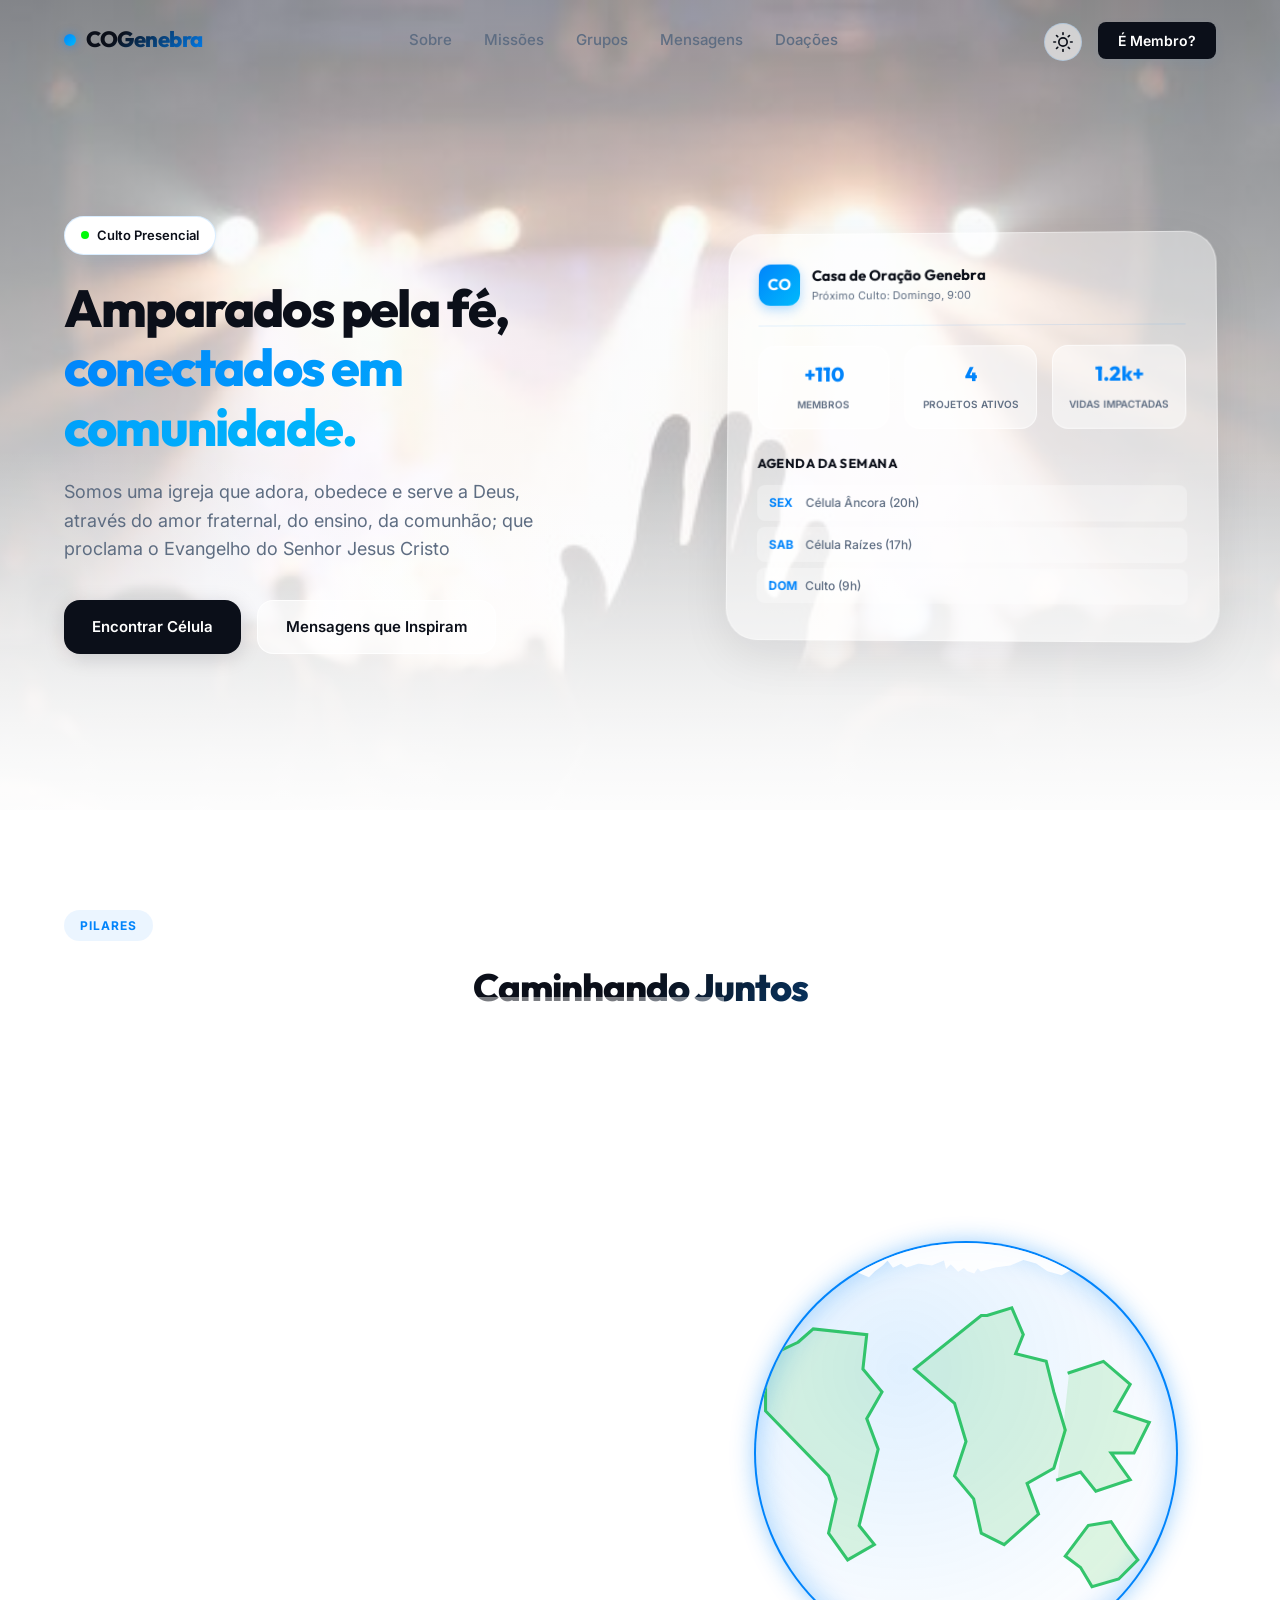
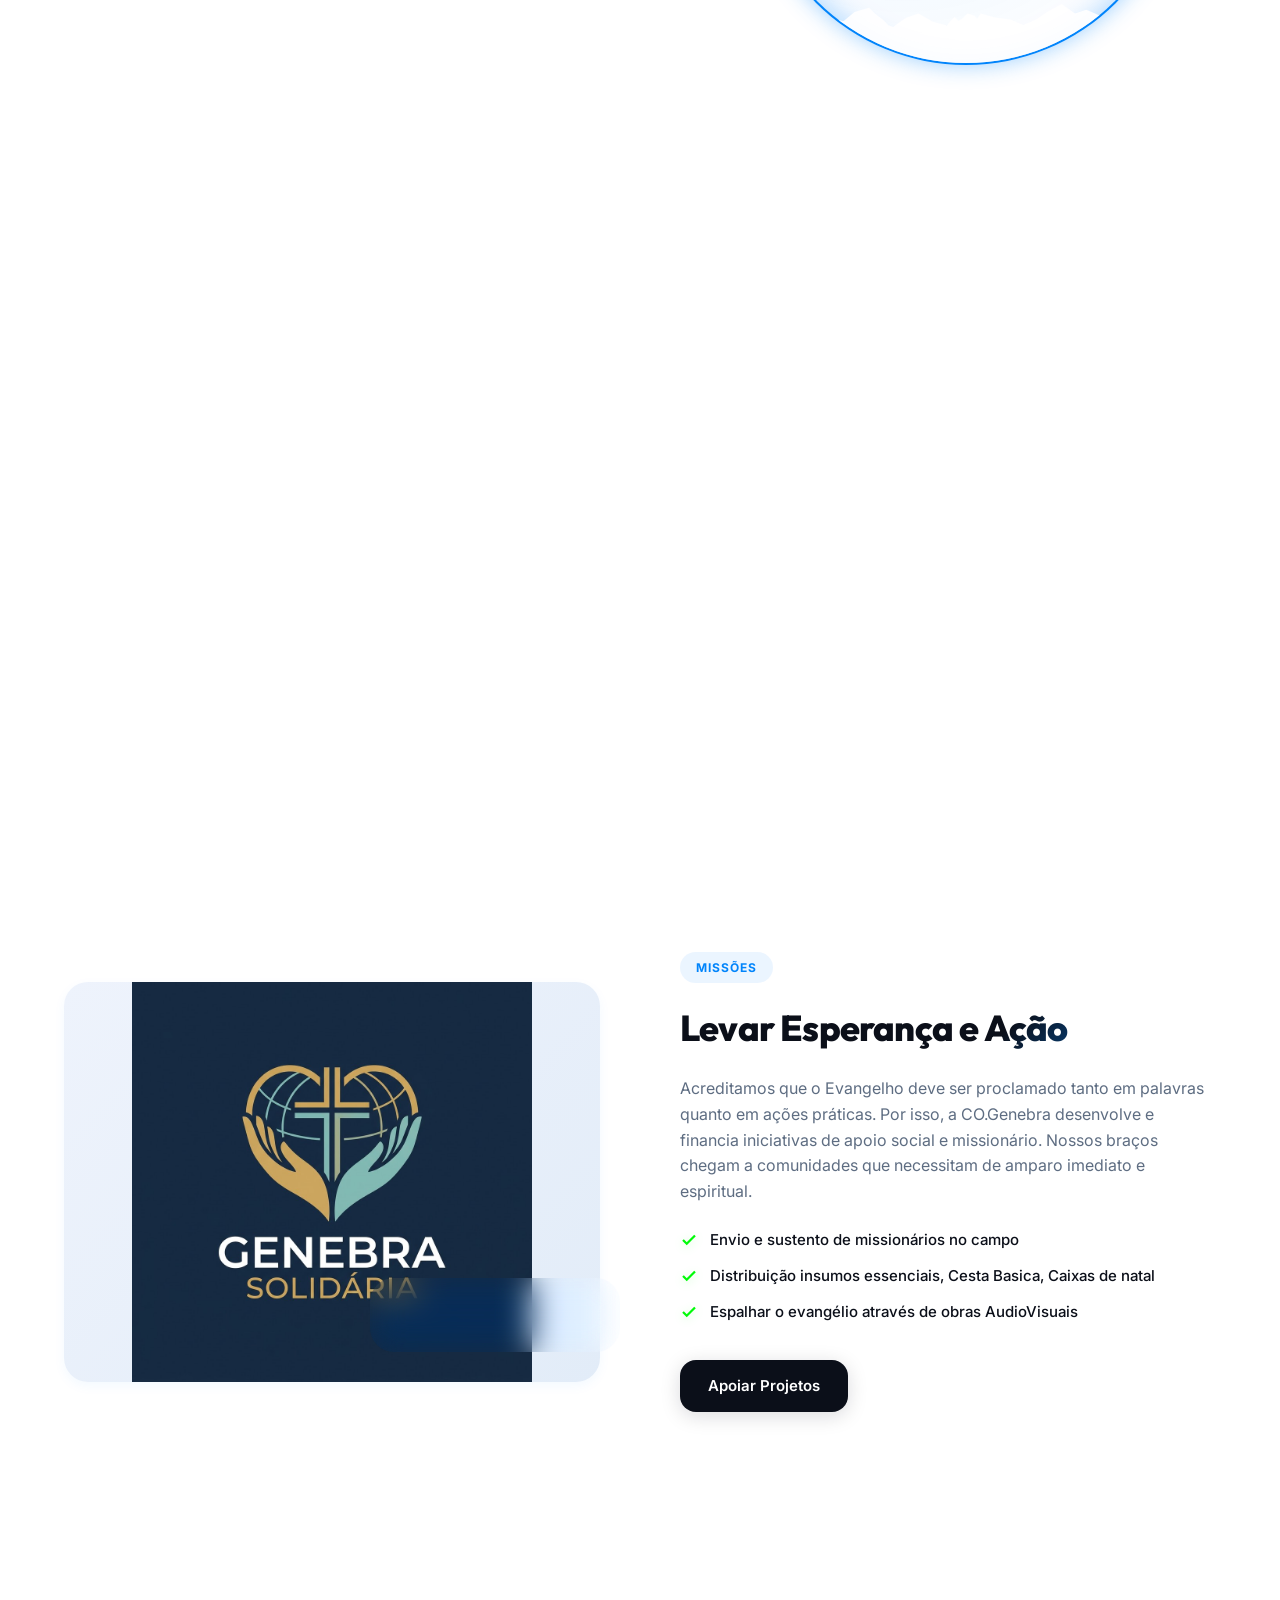
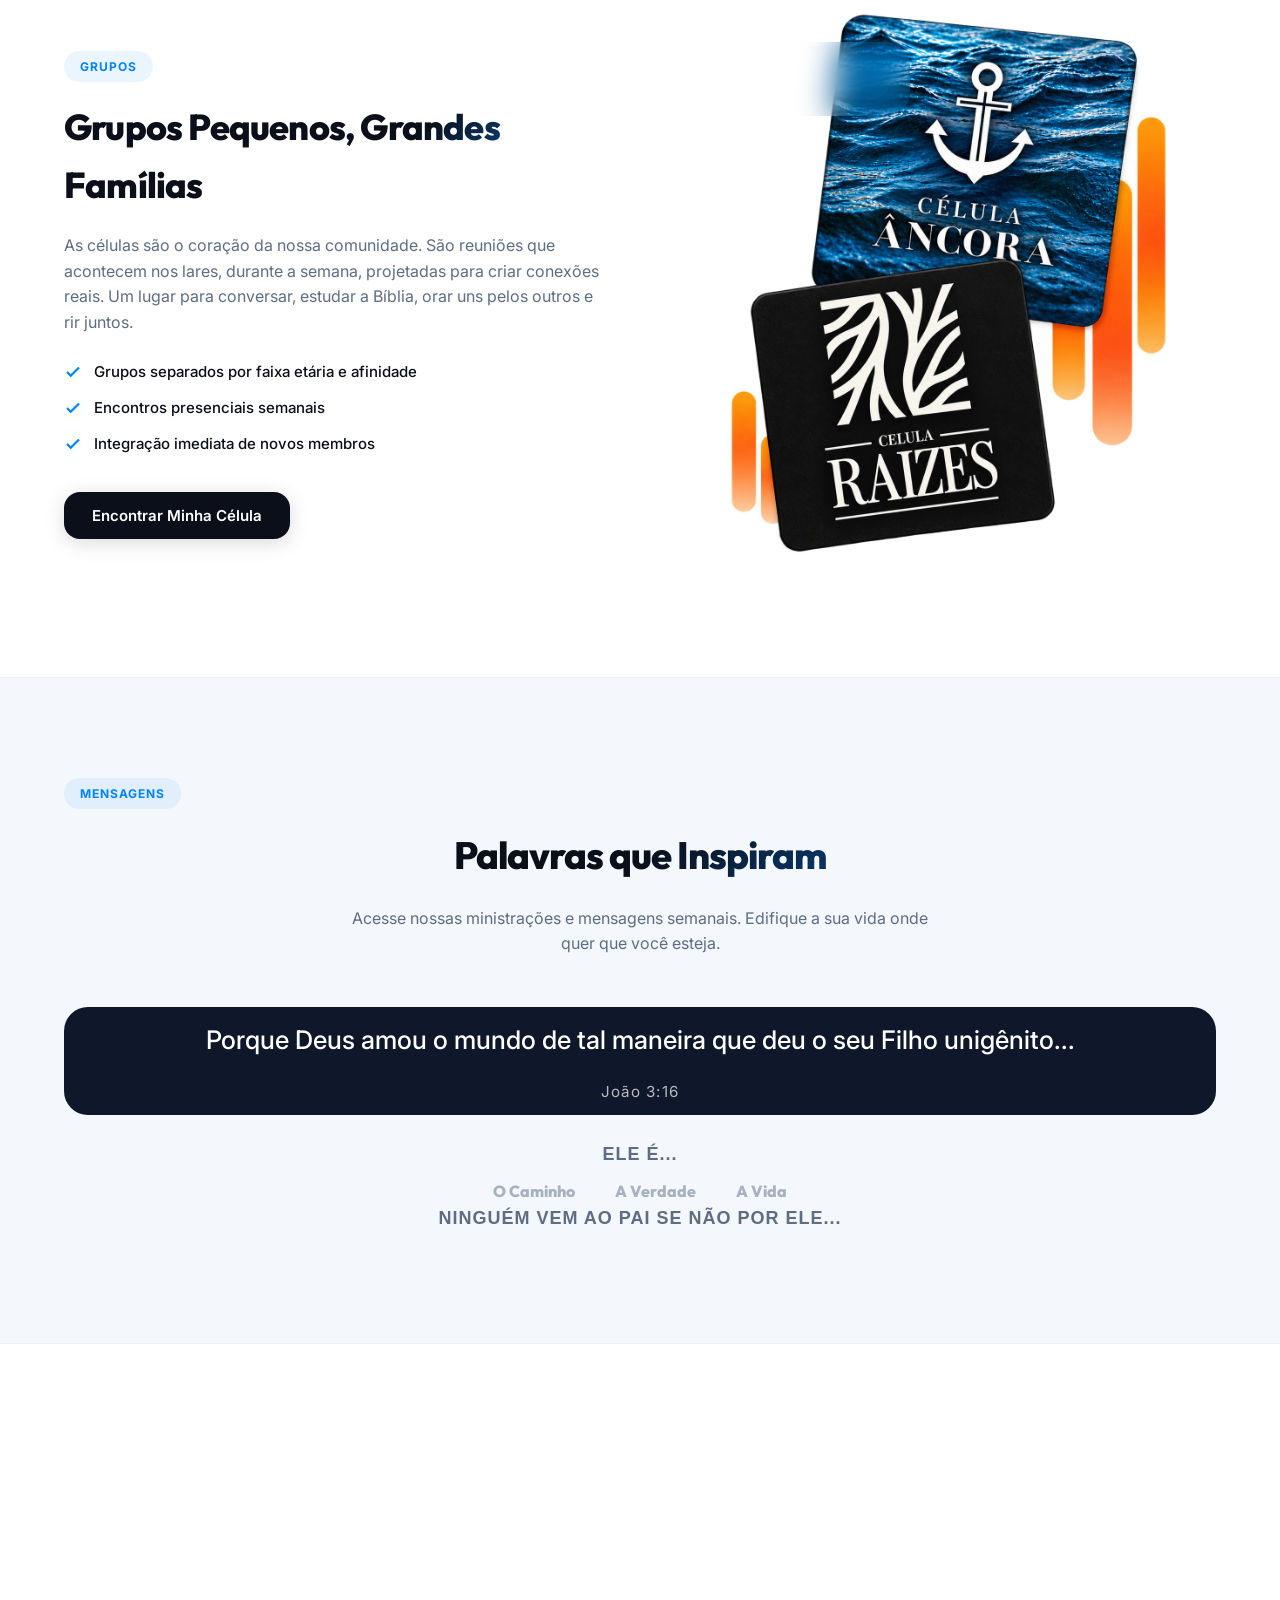
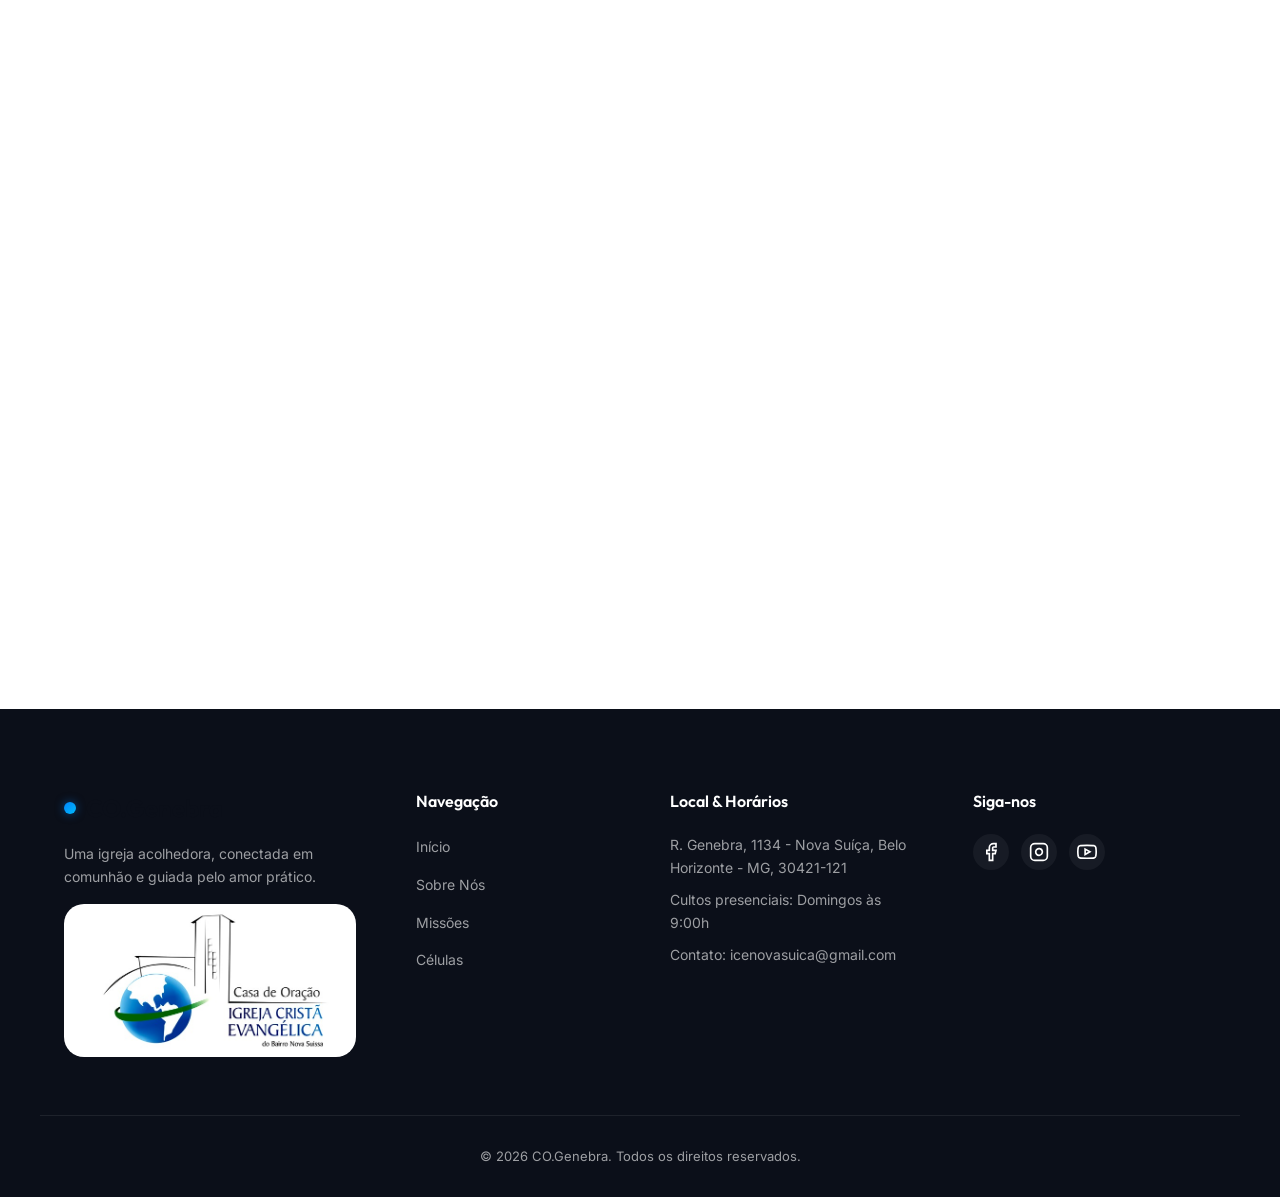
<file: index.html>
<!DOCTYPE html>
<html lang="pt-BR">

<head>
    <meta charset="UTF-8">
    <meta name="viewport" content="width=device-width, initial-scale=1.0">
    <title>Redirecionando...</title>
    <meta http-equiv="refresh" content="0; url=html/co_genebra.html">
    <link rel="canonical" href="html/co_genebra.html">
    <script>
        window.location.replace('html/co_genebra.html');
    </script>
</head>

<body>
    <p>Redirecionando para <a href="html/co_genebra.html">CO.Genebra</a>...</p>
</body>

</html>
</file>
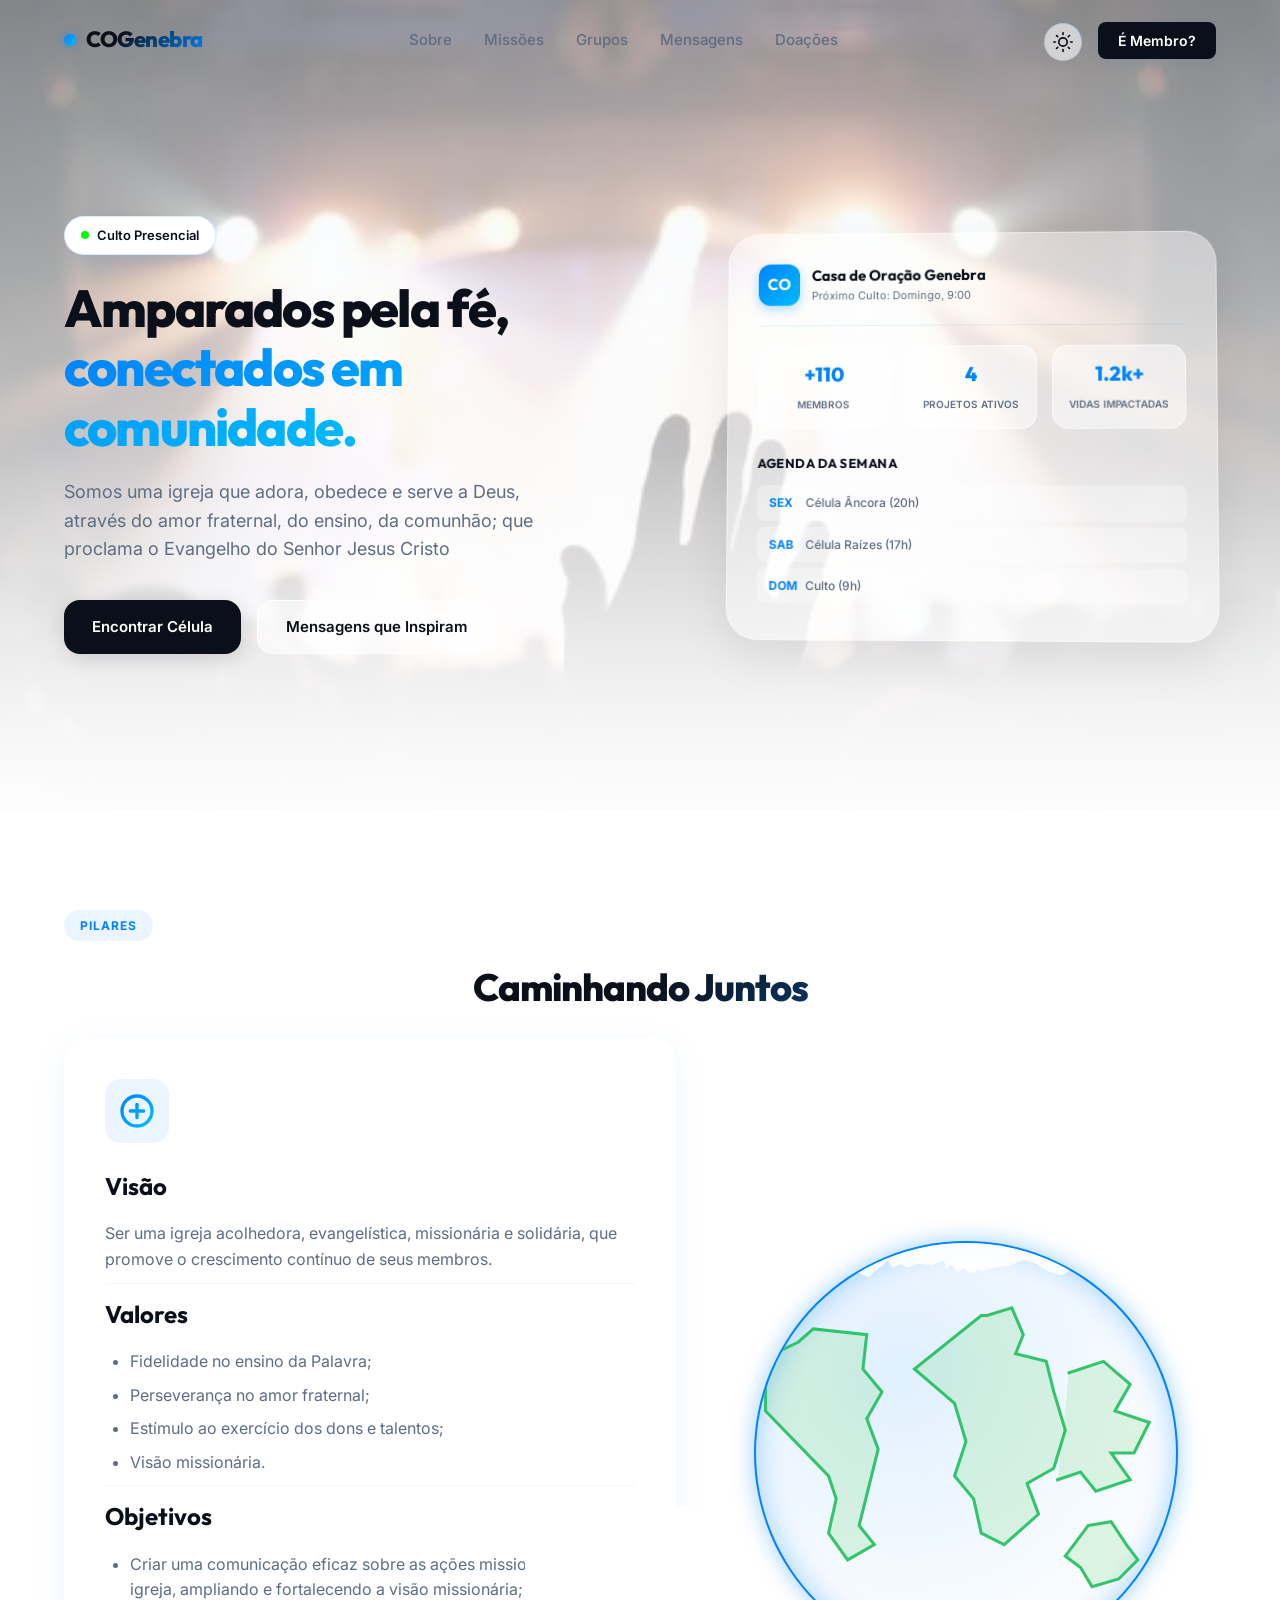
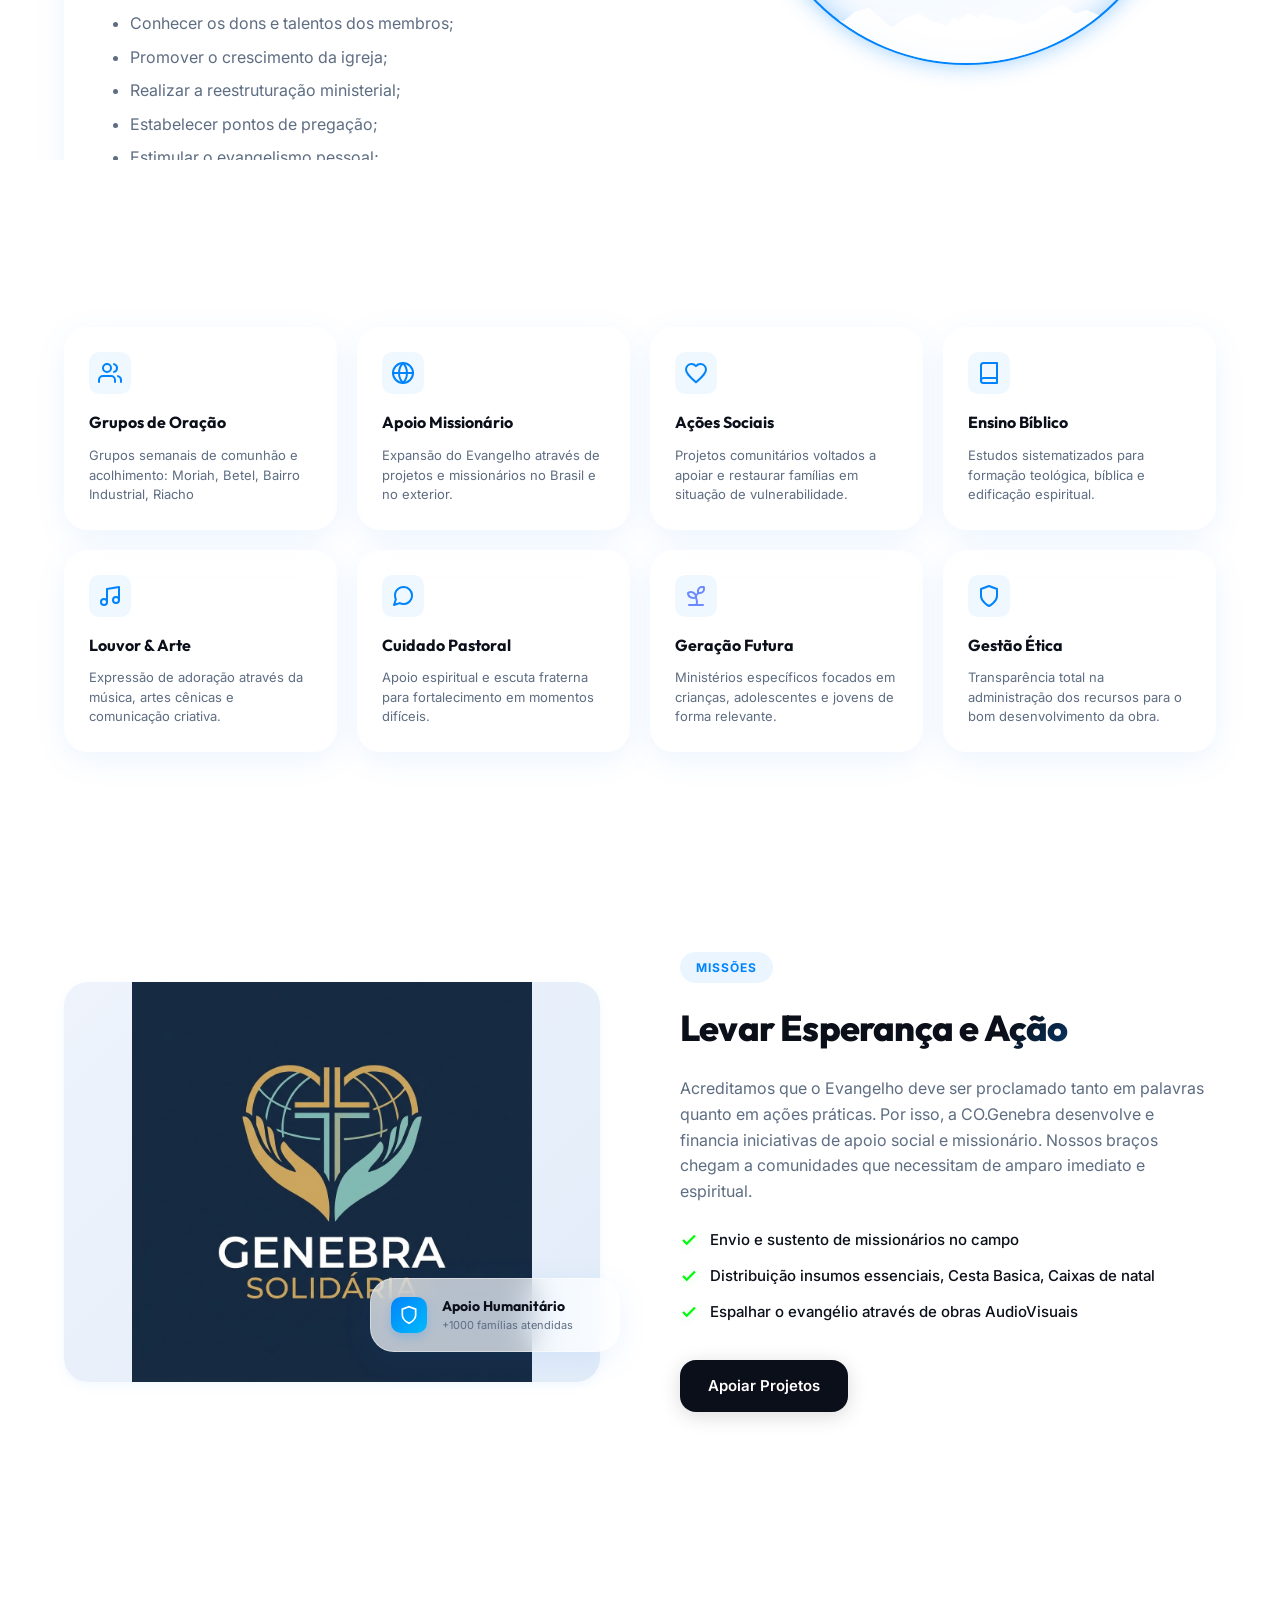
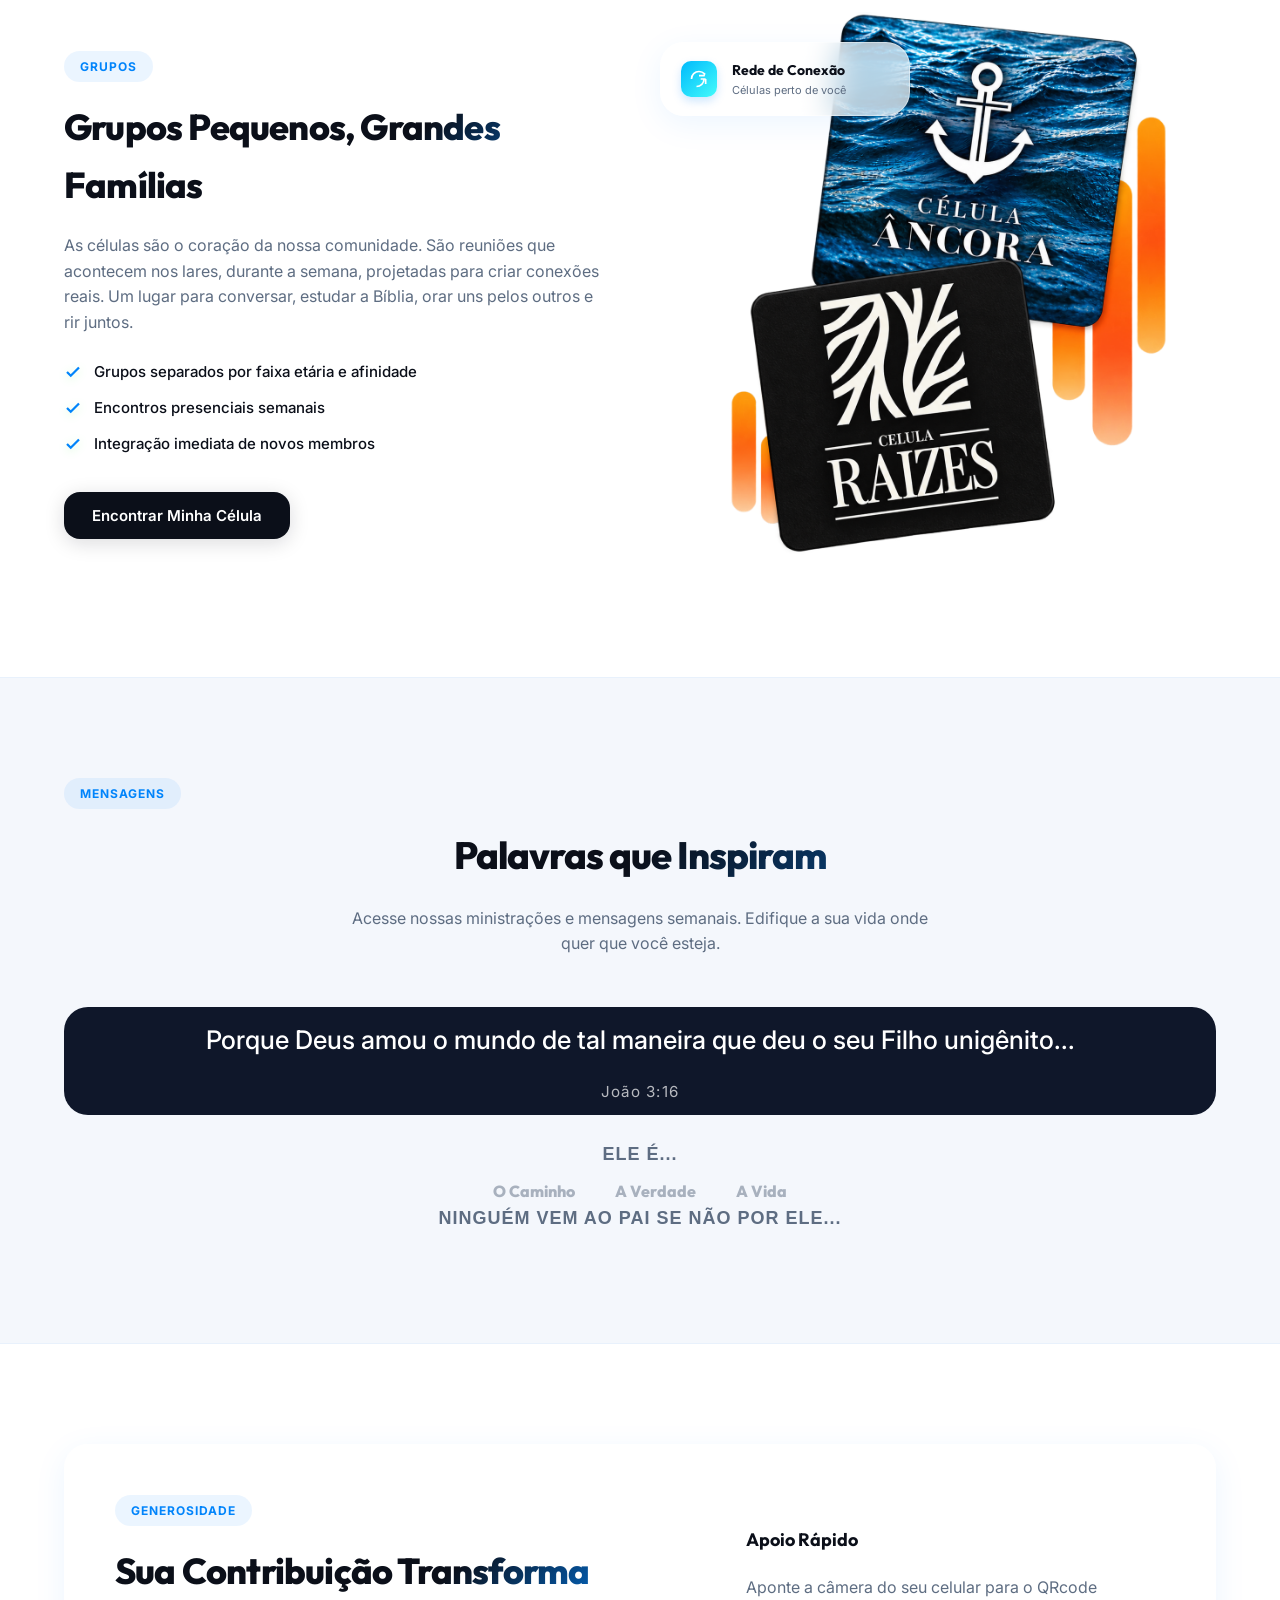
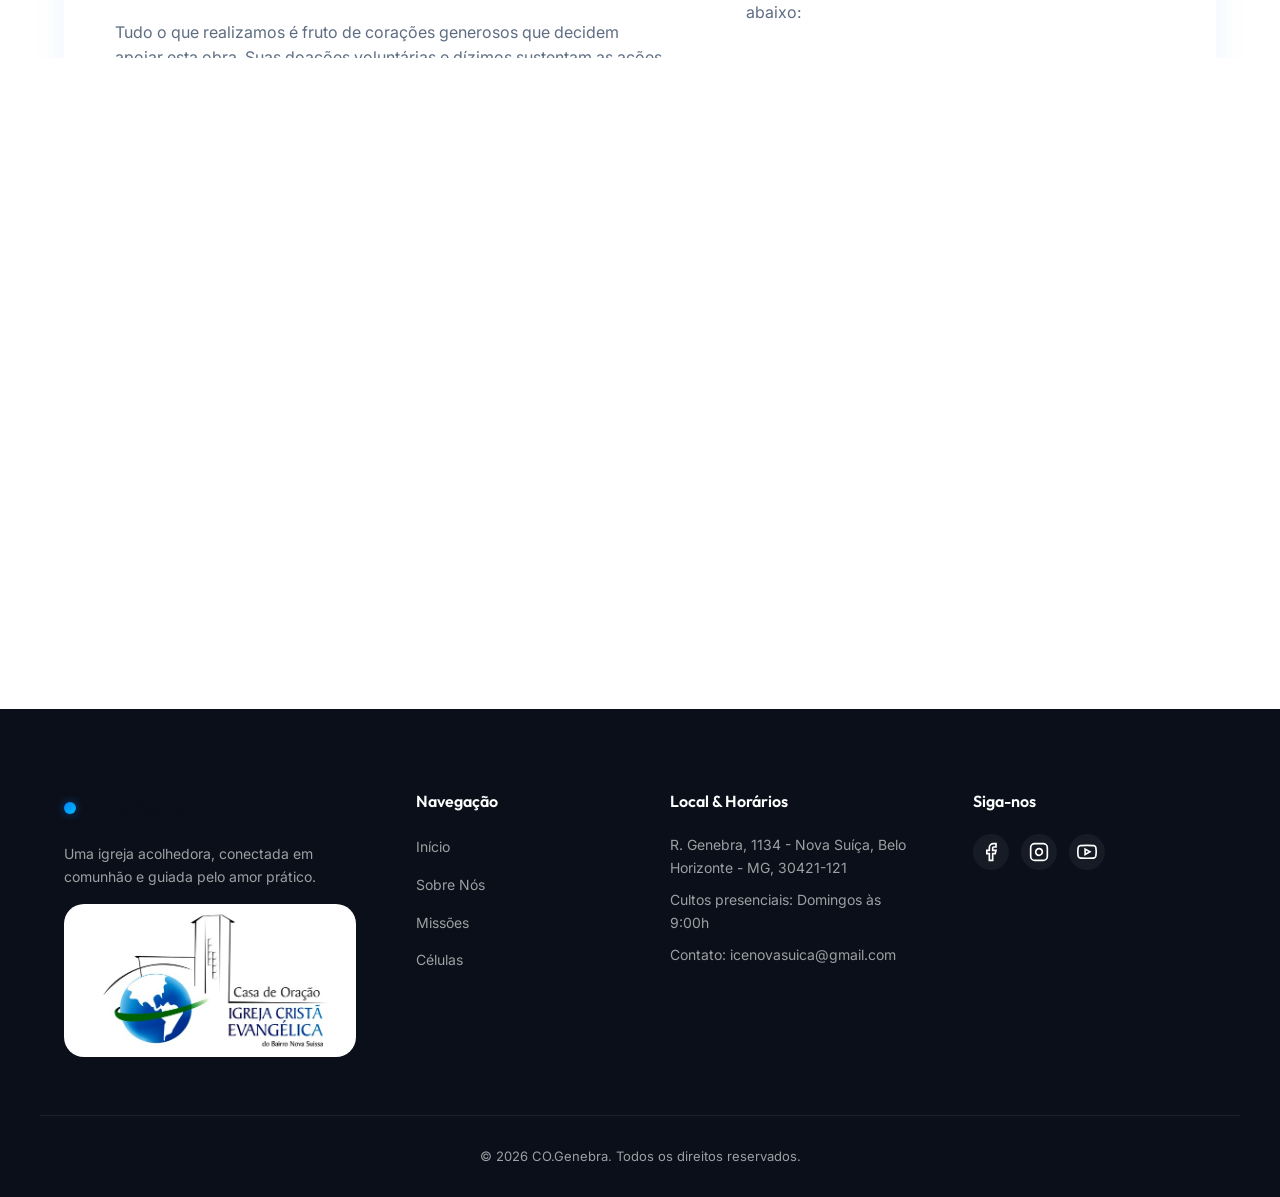
<file: html/co_genebra.html>
<!DOCTYPE html>
<html lang="pt-BR">

<head>
    <meta charset="UTF-8">
    <meta name="viewport" content="width=device-width, initial-scale=1.0">
    <title>COGenebra - Casa de Oração</title>
    <!-- Google Fonts -->
    <link rel="preconnect" href="https://fonts.googleapis.com">
    <link rel="preconnect" href="https://fonts.gstatic.com" crossorigin>
    <link
        href="https://fonts.googleapis.com/css2?family=Inter:wght@300;400;500;600;700&family=Outfit:wght@400;500;600;700;800&display=swap"
        rel="stylesheet">
    <link rel="stylesheet" href="../css/co_genebra.css">
</head>

<body>
    <!-- Imagem de fundo grande que se esvai com o scroll -->
    <div class="hero-bg-container" id="heroBg">
        <div class="hero-bg-overlay"></div>
    </div>

    <header class="main-header">
        <div class="header-container">
            <a href="#" class="logo">
                <span class="logo-dot"></span>
                <h1>COGenebra</h1>
            </a>
            <nav class="nav-menu">
                <ul>
                    <li><a href="#pilares">Sobre</a></li>
                    <li><a href="#missoes">Missões</a></li>
                    <li><a href="#celulas">Grupos</a></li>
                    <li><a href="#mensagens">Mensagens</a></li>
                    <li><a href="#doacoes">Doações</a></li>
                </ul>
            </nav>
            <div class="header-actions">
                <button class="theme-toggle" id="themeToggle" aria-label="Alternar Tema">
                    <!-- Ícone de Sol (Tema Escuro) -->
                    <svg class="icon-sun" width="20" height="20" viewBox="0 0 24 24" fill="none" stroke="currentColor"
                        stroke-width="2" stroke-linecap="round" stroke-linejoin="round">
                        <circle cx="12" cy="12" r="5" />
                        <line x1="12" y1="1" x2="12" y2="3" />
                        <line x1="12" y1="21" x2="12" y2="23" />
                        <line x1="4.22" y1="4.22" x2="5.64" y2="5.64" />
                        <line x1="18.36" y1="18.36" x2="19.78" y2="19.78" />
                        <line x1="1" y1="12" x2="3" y2="12" />
                        <line x1="21" y1="12" x2="23" y2="12" />
                        <line x1="4.22" y1="19.78" x2="5.64" y2="18.36" />
                        <line x1="18.36" y1="5.64" x2="19.78" y2="4.22" />
                    </svg>
                    <!-- Ícone de Lua (Tema Claro) -->
                    <svg class="icon-moon hidden" width="20" height="20" viewBox="0 0 24 24" fill="none"
                        stroke="currentColor" stroke-width="2" stroke-linecap="round" stroke-linejoin="round">
                        <path d="M21 12.79A9 9 0 1 1 11.21 3 7 7 0 0 0 21 12.79z" />
                    </svg>
                </button>
                <button class="btn-member">É Membro?</button>
            </div>
            <!-- Menu mobile toggler -->
            <button class="mobile-menu-btn" aria-label="Menu">
                <span></span>
                <span></span>
                <span></span>
            </button>
        </div>
    </header>

    <main>
        <!-- Hero Section -->
        <section class="hero-section" id="home">
            <div class="container hero-container">
                <div class="hero-content fade-in">
                    <span class="badge-welcome">
                        <span class="badge-dot pulse-green"></span> Culto Presencial
                    </span>
                    <h2 class="hero-title">Amparados pela fé,<br><span class="highlight-text">conectados em
                            comunidade.</span></h2>
                    <p class="hero-subtitle">Somos uma igreja que adora, obedece e serve a Deus, através do amor
                        fraternal, do ensino, da comunhão; que proclama o Evangelho do Senhor Jesus Cristo </p>
                    <div class="hero-buttons">
                        <a href="#celulas" class="btn btn-primary">Encontrar Célula</a>
                        <a href="#mensagens" class="btn btn-secondary">Mensagens que Inspiram</a>
                    </div>
                </div>

                <!-- Glassmorphic Community Widget -->
                <div class="hero-widget-container fade-in-delay">
                    <div class="glass-widget">
                        <div class="widget-header">
                            <div class="widget-user">
                                <div class="avatar">CO</div>
                                <div>
                                    <h4>Casa de Oração Genebra</h4>
                                    <p>Próximo Culto: Domingo, 9:00</p>
                                </div>
                            </div>
                        </div>
                        <div class="widget-stats">
                            <div class="stat-card">
                                <span class="stat-num">+110</span>
                                <span class="stat-label">Membros</span>
                            </div>
                            <div class="stat-card">
                                <span class="stat-num">4</span>
                                <span class="stat-label">Projetos Ativos</span>
                            </div>
                            <div class="stat-card">
                                <span class="stat-num">1.2k+</span>
                                <span class="stat-label">Vidas Impactadas</span>
                            </div>
                        </div>
                        <div class="widget-schedule">
                            <h5>Agenda da Semana</h5>
                            <div class="schedule-item">
                                <span class="schedule-day">Sex</span>
                                <span class="schedule-desc">Célula Âncora (20h)</span>
                            </div>
                            <div class="schedule-item">
                                <span class="schedule-day">Sab</span>
                                <span class="schedule-desc">Célula Raízes (17h)</span>
                            </div>
                            <div class="schedule-item">
                                <span class="schedule-day">Dom</span>
                                <span class="schedule-desc">Culto (9h)</span>
                            </div>
                        </div>
                    </div>
                </div>
            </div>
        </section>

        <!-- Nossos Pilares Section -->
        <section class="pilares-section scroll-reveal" id="pilares">
            <div class="container">
                <span class="section-badge">Pilares</span>
                <h3 class="section-title">Caminhando Juntos</h3>

                <div class="pilares-main">
                    <!-- Bloco Destaque à Esquerda -->
                    <div class="pilar-highlight-card glass-card">
                        <div class="pilar-highlight-icon">
                            <svg width="40" height="40" viewBox="0 0 24 24" fill="none"
                                xmlns="http://www.w3.org/2000/svg">
                                <path
                                    d="M12 21C16.9706 21 21 16.9706 21 12C21 7.02944 16.9706 3 12 3C7.02944 3 3 7.02944 3 12C3 16.9706 7.02944 21 12 21Z"
                                    stroke="url(#blueGrad)" stroke-width="2" stroke-linecap="round"
                                    stroke-linejoin="round" />
                                <path d="M12 8V16" stroke="url(#blueGrad)" stroke-width="2" stroke-linecap="round"
                                    stroke-linejoin="round" />
                                <path d="M8 12H16" stroke="url(#blueGrad)" stroke-width="2" stroke-linecap="round"
                                    stroke-linejoin="round" />
                                <defs>
                                    <linearGradient id="blueGrad" x1="3" y1="3" x2="21" y2="21"
                                        gradientUnits="userSpaceOnUse">
                                        <stop stop-color="var(--primary)" />
                                        <stop offset="1" stop-color="var(--secondary)" />
                                    </linearGradient>
                                </defs>
                            </svg>
                        </div>
                        <p>
                        <section class="identidade-igreja">

                            <h4>Visão</h4>
                            <p>
                                Ser uma igreja acolhedora, evangelística, missionária
                                e solidária, que promove o crescimento contínuo
                                de seus membros.
                            </p>
                            <hr>

                            <h4>Valores</h4>
                            <ul>
                                <li style="list-style-type: disc;">Fidelidade no ensino da Palavra;</li>
                                <li style="list-style-type: disc;">Perseverança no amor fraternal;</li>
                                <li style="list-style-type: disc;">Estímulo ao exercício dos dons e talentos;</li>
                                <li style="list-style-type: disc;">Visão missionária.</li>
                            </ul>
                            <hr>

                            <h4>Objetivos</h4>
                            <ul>
                                <li style="list-style-type: disc;">
                                    Criar uma comunicação eficaz sobre as ações
                                    missionárias da igreja, ampliando e fortalecendo
                                    a visão missionária;
                                </li>
                                <li style="list-style-type: disc;">Conhecer os dons e talentos dos membros;</li>
                                <li style="list-style-type: disc;">Promover o crescimento da igreja;</li>
                                <li style="list-style-type: disc;">Realizar a reestruturação ministerial;</li>
                                <li style="list-style-type: disc;">Estabelecer pontos de pregação;</li>
                                <li style="list-style-type: disc;">Estimular o evangelismo pessoal;</li>
                                <li style="list-style-type: disc;">Promover a renovação do quadro de liderança.</li>
                            </ul>
                            <hr>
                        </section>
                        </p>
                    </div>

                    <!-- Bloco Visual CSS 3D à Direita -->
                    <div class="pilar-visual-container">
                        <div class="earth-globe">
                            <div class="earth-surface">
                                <!-- Mapa 1 -->
                                <div class="earth-map">
                                    <svg viewBox="0 0 220 220" xmlns="http://www.w3.org/2000/svg">
                                        <ellipse class="lat-line" cx="110" cy="110" rx="95" ry="30" />
                                        <ellipse class="lat-line" cx="110" cy="60" rx="70" ry="16" />
                                        <ellipse class="lat-line" cx="110" cy="160" rx="70" ry="16" />
                                        <!-- "América" - poligonal -->
                                        <path class="continent" d="M22,52 L30,45 L58,48 L56,66 L66,78 L58,92 L64,108
                                  L54,148 L62,158 L48,166 L38,152
                                 L42,134 L38,122 L5,88 L5,60  Z" />
                                        <!-- "África / Europa" - poligonal -->
                                        <path class="continent" d="M121,38 L134,34 L140,48 L136,58 L152,62 L156,78
                                  L162,98 L156,118 L142,126 L148,142 L130,158
                                 L118,152 L114,134 L104,122 L110,104 L104,84 L83,66 L118,38 Z" />
                                        <!-- "Ásia / Oceania" - poligonal -->
                                        <path class="continent" d="M164,68 L182,62 L196,74 L188,88 L206,94 L198,110
                                 L186,110 L196,124 L178,130 L170,120 L158,124 L
                                 L150,94 L164,68 Z" />
                                        <path class="continent" d="M174,148 L186,146 L194,158 L200,166
                                 L190,176 L176,180 L170,170 L162,164 L168,156 L174,148 Z" />
                                        <!-- Polo Norte -->
                                        <path class="continent pole" d="M0,-5 L105,-5 L112,-5 L118,-5 L150,-5 L222,-5
L222,11 L215,14 L207,12 L200,17 L193,15 L187,18 L180,13 L173,15 L167,12 L160,16 L153,14 L147,10 L140,8 L133,11 L125,12 L118,14 L116,12 L114,15 L111,14 L109,12 L106,14 L104,12 L102,10 L100,12 L99,8 L99,8 L92,11 L85,10 L79,12 L76,10 L72,12 L69,8 L66,11 L62,14 L59,17 L52,14 L46,16 L39,12 Z" />
                                        <!-- Polo Sul -->
                                        <path class="continent pole" d="M0,222 L105,222 L112,222 L118,222 L150,222 L222,222
L222,198 L215,200 L207,197 L200,192 L193,195 L187,198 L180,196 L173,193 L167,195 L160,190 L153,194 L147,198 L140,201 L133,198 L125,197 L118,195 L116,198 L114,196 L111,195 L109,197 L106,199 L104,197 L102,199 L100,202 L99,201 L99,201 L92,199 L85,195 L79,197 L76,199 L72,202 L69,201 L66,198 L62,195 L59,192 L52,194 L46,199 L39,197 Z" />
                                    </svg>
                                </div>
                                <!-- Mapa 2 (cópia, para o loop ficar contínuo) -->
                                <div class="earth-map">
                                    <svg viewBox="0 0 220 220" xmlns="http://www.w3.org/2000/svg">
                                        <ellipse class="lat-line" cx="110" cy="110" rx="95" ry="30" />
                                        <ellipse class="lat-line" cx="110" cy="60" rx="70" ry="16" />
                                        <ellipse class="lat-line" cx="110" cy="160" rx="70" ry="16" />
                                        <path class="continent" d="M22,52 L30,45 L58,48 L56,66 L66,78 L58,92 L64,108
                                  L54,148 L62,158 L48,166 L38,152
                                 L42,134 L38,122 L5,88 L5,60  Z" />
                                        <path class="continent" d="M121,38 L134,34 L140,48 L136,58 L152,62 L156,78
                                  L162,98 L156,118 L142,126 L148,142 L130,158
                                 L118,152 L114,134 L104,122 L110,104 L104,84 L83,66 L118,38 Z" />
                                        <path class="continent" d="M164,68 L182,62 L196,74 L188,88 L206,94 L198,110
                                 L186,110 L196,124 L178,130 L170,120 L158,124 L
                                 L150,94 L164,68 Z" />
                                        <path class="continent" d="M174,148 L186,146 L194,158 L200,166
                                 L190,176 L176,180 L170,170 L162,164 L168,156 L174,148 Z" />
                                        <path class="continent pole" d="M0,0 L105,0 L112,0 L118,0 L150,0 L222,0 
L222,11 L215,14 L207,12 L200,17 L193,15 L187,18 L180,13 L173,15 L167,12 L160,16 L153,14 L147,10 L140,8 L133,11 L125,12 L118,14 L116,12 L114,15 L111,14 L109,12 L106,14 L104,12 L102,10 L100,12 L99,8 L99,8 L92,11 L85,10 L79,12 L76,10 L72,12 L69,8 L66,11 L62,14 L59,17 L52,14 L46,16 L39,12 L32,14 L25,12 L18,17 L12,14 L6,16 L0,12 L Z" />
                                        <path class="continent pole" d="M0,222 L105,222 L112,222 L118,222 L150,222 L222,222
L222,198 L215,200 L207,197 L200,192 L193,195 L187,198 L180,196 L173,193 L167,195 L160,190 L153,194 L147,198 L140,201 L133,198 L125,197 L118,195 L116,198 L114,196 L111,195 L109,197 L106,199 L104,197 L102,199 L100,202 L99,201 L99,201 L92,199 L85,195 L79,197 L76,199 L72,202 L69,201 L66,198 L62,195 L59,192 L52,194 L46,199 L39,197 L32,199 L25,202 L19,200 L13,198 L6,195 L0,197 L Z" />
                                    </svg>
                                </div>
                            </div>
                        </div>
                    </div>
                </div>

                <!-- Grid de 8 Diferenciais / Pilares -->
                <div class="pilares-grid">
                    <!-- Item 1: Células -->
                    <div class="pilar-card glass-card">
                        <div class="pilar-icon">
                            <svg width="24" height="24" viewBox="0 0 24 24" fill="none" stroke="currentColor"
                                stroke-width="2" stroke-linecap="round" stroke-linejoin="round">
                                <path d="M17 21v-2a4 4 0 0 0-4-4H5a4 4 0 0 0-4 4v2" />
                                <circle cx="9" cy="7" r="4" />
                                <path d="M23 21v-2a4 4 0 0 0-3-3.87" />
                                <path d="M16 3.13a4 4 0 0 1 0 7.75" />
                            </svg>
                        </div>
                        <h5>Grupos de Oração</h5>
                        <p>Grupos semanais de comunhão e acolhimento: Moriah, Betel, Bairro Industrial, Riacho</p>
                    </div>

                    <!-- Item 2: Missões -->
                    <div class="pilar-card glass-card">
                        <div class="pilar-icon">
                            <svg width="24" height="24" viewBox="0 0 24 24" fill="none" stroke="currentColor"
                                stroke-width="2" stroke-linecap="round" stroke-linejoin="round">
                                <circle cx="12" cy="12" r="10" />
                                <path d="M12 2a14.5 14.5 0 0 0 0 20 14.5 14.5 0 0 0 0-20" />
                                <path d="M2 12h20" />
                            </svg>
                        </div>
                        <h5>Apoio Missionário</h5>
                        <p>Expansão do Evangelho através de projetos e missionários no Brasil e no exterior.</p>
                    </div>

                    <!-- Item 3: Ação Social -->
                    <div class="pilar-card glass-card">
                        <div class="pilar-icon">
                            <svg width="24" height="24" viewBox="0 0 24 24" fill="none" stroke="currentColor"
                                stroke-width="2" stroke-linecap="round" stroke-linejoin="round">
                                <path
                                    d="M12 21.35l-1.45-1.32C5.4 15.36 2 12.28 2 8.5 2 5.42 4.42 3 7.5 3c1.74 0 3.41.81 4.5 2.09C13.09 3.81 14.76 3 16.5 3 19.58 3 22 5.42 22 8.5c0 3.78-3.4 6.86-8.55 11.54L12 21.35z" />
                            </svg>
                        </div>
                        <h5>Ações Sociais</h5>
                        <p>Projetos comunitários voltados a apoiar e restaurar famílias em situação de vulnerabilidade.
                        </p>
                    </div>

                    <!-- Item 4: Ensino -->
                    <div class="pilar-card glass-card">
                        <div class="pilar-icon">
                            <svg width="24" height="24" viewBox="0 0 24 24" fill="none" stroke="currentColor"
                                stroke-width="2" stroke-linecap="round" stroke-linejoin="round">
                                <path d="M4 19.5A2.5 2.5 0 0 1 6.5 17H20" />
                                <path d="M6.5 2H20v20H6.5A2.5 2.5 0 0 1 4 19.5v-15A2.5 2.5 0 0 1 6.5 2z" />
                            </svg>
                        </div>
                        <h5>Ensino Bíblico</h5>
                        <p>Estudos sistematizados para formação teológica, bíblica e edificação espiritual.</p>
                    </div>

                    <!-- Item 5: Louvor -->
                    <div class="pilar-card glass-card">
                        <div class="pilar-icon">
                            <svg width="24" height="24" viewBox="0 0 24 24" fill="none" stroke="currentColor"
                                stroke-width="2" stroke-linecap="round" stroke-linejoin="round">
                                <path d="M9 18V5l12-2v13" />
                                <circle cx="6" cy="18" r="3" />
                                <circle cx="18" cy="16" r="3" />
                            </svg>
                        </div>
                        <h5>Louvor & Arte</h5>
                        <p>Expressão de adoração através da música, artes cênicas e comunicação criativa.</p>
                    </div>

                    <!-- Item 6: Aconselhamento -->
                    <div class="pilar-card glass-card">
                        <div class="pilar-icon">
                            <svg width="24" height="24" viewBox="0 0 24 24" fill="none" stroke="currentColor"
                                stroke-width="2" stroke-linecap="round" stroke-linejoin="round">
                                <path
                                    d="M21 11.5a8.38 8.38 0 0 1-.9 3.8 8.5 8.5 0 0 1-7.6 4.7 8.38 8.38 0 0 1-3.8-.9L3 21l1.9-5.7a8.38 8.38 0 0 1-.9-3.8 8.5 8.5 0 0 1 4.7-7.6 8.38 8.38 0 0 1 3.8-.9h.5a8.48 8.48 0 0 1 8 8v.5z" />
                            </svg>
                        </div>
                        <h5>Cuidado Pastoral</h5>
                        <p>Apoio espiritual e escuta fraterna para fortalecimento em momentos difíceis.</p>
                    </div>

                    <!-- Item 7: Jovens -->
                    <div class="pilar-card glass-card">
                        <div class="pilar-icon">
                            <svg xmlns="http://www.w3.org/2000/svg" width="24" height="24" viewBox="0 0 24 24"
                                fill="none" stroke="#6c89fe" stroke-width="2" stroke-linecap="round"
                                stroke-linejoin="round" class="lucide lucide-sprout-icon lucide-sprout">
                                <path
                                    d="M14 9.536V7a4 4 0 0 1 4-4h1.5a.5.5 0 0 1 .5.5V5a4 4 0 0 1-4 4 4 4 0 0 0-4 4c0 2 1 3 1 5a5 5 0 0 1-1 3" />
                                <path d="M4 9a5 5 0 0 1 8 4 5 5 0 0 1-8-4" />
                                <path d="M5 21h14" />
                            </svg>
                        </div>
                        <h5>Geração Futura</h5>
                        <p>Ministérios específicos focados em crianças, adolescentes e jovens de forma relevante.</p>
                    </div>

                    <!-- Item 8: Transparência -->
                    <div class="pilar-card glass-card">
                        <div class="pilar-icon">
                            <svg width="24" height="24" viewBox="0 0 24 24" fill="none" stroke="currentColor"
                                stroke-width="2" stroke-linecap="round" stroke-linejoin="round">
                                <path d="M12 22s8-4 8-10V5l-8-3-8 3v7c0 6 8 10 8 10z" />
                            </svg>
                        </div>
                        <h5>Gestão Ética</h5>
                        <p>Transparência total na administração dos recursos para o bom desenvolvimento da obra.</p>
                    </div>
                </div>
            </div>
        </section>

        <!-- Missões Section (For Buyers equivalent) -->
        <section class="split-section missoes-section scroll-reveal" id="missoes">
            <div class="container split-grid">
                <!-- Coluna Imagem (Com Placeholder) -->
                <div class="image-column">
                    <div class="image-placeholder-container">
                        <!-- Espaço para imagem reservado -->
                        <img src="../imgs/logoGS.jpg" alt="" class="missao-imagem">
                        <!-- Badge flutuante Glassmorphic -->
                        <div class="floating-badge-glass glass-card animate-float">
                            <div class="badge-icon-bg">
                                <svg width="20" height="20" viewBox="0 0 24 24" fill="none" stroke="#fff"
                                    stroke-width="2">
                                    <path d="M12 22s8-4 8-10V5l-8-3-8 3v7c0 6 8 10 8 10z" />
                                </svg>
                            </div>
                            <div>
                                <h6>Apoio Humanitário</h6>
                                <p>+1000 famílias atendidas</p>
                            </div>
                        </div>
                    </div>
                </div>
                <!-- Coluna Texto -->
                <div class="text-column">
                    <span class="section-badge">Missões</span>
                    <h3 class="section-title-left">Levar Esperança e Ação</h3>
                    <p class="section-description">Acreditamos que o Evangelho deve ser proclamado tanto em palavras
                        quanto em ações práticas. Por isso, a CO.Genebra desenvolve e financia iniciativas de apoio
                        social e missionário. Nossos braços chegam a comunidades que necessitam de amparo imediato e
                        espiritual.</p>
                    <ul class="check-list">
                        <li>
                            <svg width="18" height="18" viewBox="0 0 24 24" fill="none" stroke="var(--green)"
                                stroke-width="3">
                                <polyline points="20 6 9 17 4 12" />
                            </svg>
                            Envio e sustento de missionários no campo
                        </li>
                        <li>
                            <svg width="18" height="18" viewBox="0 0 24 24" fill="none" stroke="var(--green)"
                                stroke-width="3">
                                <polyline points="20 6 9 17 4 12" />
                            </svg>
                            Distribuição insumos essenciais, Cesta Basica, Caixas de natal
                        </li>
                        <li>
                            <svg width="18" height="18" viewBox="0 0 24 24" fill="none" stroke="var(--green)"
                                stroke-width="3">
                                <polyline points="20 6 9 17 4 12" />
                            </svg>
                            Espalhar o evangélio através de obras AudioVisuais
                        </li>
                    </ul>
                    <a href="#doacoes" class="btn btn-primary">Apoiar Projetos</a>
                </div>
            </div>
        </section>

        <!-- Células Section (For Sellers equivalent) -->
        <section class="split-section celulas-section scroll-reveal" id="celulas">
            <div class="container split-grid reversed">
                <!-- Coluna Texto -->
                <div class="text-column">
                    <span class="section-badge">Grupos</span>
                    <h3 class="section-title-left">Grupos Pequenos, Grandes Famílias</h3>
                    <p class="section-description">As células são o coração da nossa comunidade. São reuniões que
                        acontecem nos lares, durante a semana, projetadas para criar conexões reais. Um lugar para
                        conversar, estudar a Bíblia, orar uns pelos outros e rir juntos.</p>
                    <ul class="check-list">
                        <li>
                            <svg width="18" height="18" viewBox="0 0 24 24" fill="none" stroke="var(--primary)"
                                stroke-width="3">
                                <polyline points="20 6 9 17 4 12" />
                            </svg>
                            Grupos separados por faixa etária e afinidade
                        </li>
                        <li>
                            <svg width="18" height="18" viewBox="0 0 24 24" fill="none" stroke="var(--primary)"
                                stroke-width="3">
                                <polyline points="20 6 9 17 4 12" />
                            </svg>
                            Encontros presenciais semanais
                        </li>
                        <li>
                            <svg width="18" height="18" viewBox="0 0 24 24" fill="none" stroke="var(--primary)"
                                stroke-width="3">
                                <polyline points="20 6 9 17 4 12" />
                            </svg>
                            Integração imediata de novos membros
                        </li>
                    </ul>
                    <button class="btn btn-primary" id="findCellBtn">Encontrar Minha Célula</button>
                </div>
                <!-- Coluna Imagem (Com Placeholder) -->
                <div class="image-column">
                    <div class="image-placeholder-container">
                        <!-- Espaço para imagem reservado -->

                        <img src="../imgs/celulas.png" alt="">


                        <!--<div class="image-placeholder mock-image-celulas">
                            <div class="placeholder-overlay">
                                <svg width="48" height="48" viewBox="0 0 24 24" fill="none" stroke="currentColor"
                                    stroke-width="1.5" stroke-linecap="round" stroke-linejoin="round">
                                    <rect x="3" y="3" width="18" height="18" rx="2" ry="2" />
                                    <circle cx="8.5" cy="8.5" r="1.5" />
                                    <polyline points="21 15 16 10 5 21" />
                                </svg>
                                <span>Espaço Reservado: Células</span>
                            </div>
                        </div>-->
                        <!-- Badge flutuante Glassmorphic -->
                        <div class="floating-badge-glass glass-card animate-float-delayed">
                            <div class="badge-icon-bg bg-cyan">
                                <svg width="20" height="20" viewBox="0 0 24 24" fill="none" stroke="#fff"
                                    stroke-width="2">
                                    <path
                                        d="M3 12a9 9 0 0 1 9-9 9.75 9.75 0 0 1 6.74 2.74L18 8H12m6 4a9 9 0 0 1-9 9m11-9h-6m6 0v6" />
                                </svg>
                            </div>
                            <div>
                                <h6>Rede de Conexão</h6>
                                <p>Células perto de você</p>
                            </div>
                        </div>
                    </div>
                </div>
            </div>
        </section>

        <!-- Mensagens & Palavra (AI-powered platform equivalent) -->
        <section class="mensagens-section scroll-reveal" id="mensagens">
            <div class="container">
                <span class="section-badge">Mensagens</span>
                <h3 class="section-title">Palavras que Inspiram</h3>
                <p class="section-intro">Acesse nossas ministrações e mensagens semanais. Edifique a sua vida onde quer
                    que você esteja.</p>

                <!-- Reprodutor Glassmorphic Interativo Fictício -->
                <div class="verse-carousel" id="verseCarousel">
                    <div class="verse-track">
                        <div class="verse-slide active" data-bg="#0f172a">
                            <p>Porque Deus amou o mundo de tal maneira que deu o seu Filho unigênito...</p>
                            <span>João 3:16</span>
                        </div>
                        <div class="verse-slide" data-bg="#1e293b">
                            <p>O Senhor é o meu pastor; nada me faltará.</p>
                            <span>Salmos 23:1</span>
                        </div>
                        <div class="verse-slide" data-bg="#164e63">
                            <p>Tudo posso naquele que me fortalece.</p>
                            <span>Filipenses 4:13</span>
                        </div>
                        <div class="verse-slide" data-bg="#3f3f46">
                            <p>Entrega o teu caminho ao Senhor; confia nele, e ele tudo fará.</p>
                            <span>Salmos 37:5</span>
                        </div>
                    </div>
                </div>

                <!-- Carrossel de Logos de Projetos Apoiados -->
                <div class="partners-container">
                    <p class="partners-title">Ele é...</p>
                    <div class="partners-track">
                        <span class="partner-item">O Caminho</span>
                        <span class="partner-item">A Verdade</span>
                        <span class="partner-item">A Vida</span>
                    </div>
                    <p class="partners-title">Ninguém vem ao pai se não por Ele...</p>
                </div>
            </div>
        </section>

        <!-- Doações Section -->
        <section class="doacoes-section scroll-reveal" id="doacoes">
            <div class="container">
                <div class="doacoes-card glass-card">
                    <div class="doacoes-info">
                        <span class="section-badge">Generosidade</span>
                        <h3 class="section-title-left">Sua Contribuição Transforma</h3>
                        <p class="section-description">Tudo o que realizamos é fruto de corações generosos que decidem
                            apoiar esta obra. Suas doações voluntárias e dízimos sustentam as ações sociais, missões
                            locais e o funcionamento de toda a nossa estrutura comunitária.</p>

                        <div class="pix-instructions">
                            <h5>Dízimos e Ofertas via PIX</h5>
                            <p>Utilize nossa chave Pix abaixo para contribuições rápidas de forma segura:</p>
                            <div class="pix-copy-box">
                                <span class="pix-key" id="pixKey">16.662.991/0001-08</span>
                                <button class="btn-copy" id="copyPixBtn">
                                    <svg class="icon-copy" width="18" height="18" viewBox="0 0 24 24" fill="none"
                                        stroke="currentColor" stroke-width="2">
                                        <rect x="9" y="9" width="13" height="13" rx="2" ry="2" />
                                        <path d="M5 15H4a2 2 0 0 1-2-2V4a2 2 0 0 1 2-2h9a2 2 0 0 1 2 2v1" />
                                    </svg>
                                    <span class="copy-text">Copiar</span>
                                </button>
                            </div>
                        </div>
                    </div>
                    <div class="doacoes-calculator">
                        <h5>Apoio Rápido</h5>
                        <p>Aponte a câmera do seu celular para o QRcode abaixo:</p>
                        <img src="../imgs/qrcodepix.jpeg" alt="">
                    </div>
                </div>
            </div>
        </section>
    </main>


    <!-- Modal Células (Fictício) -->
    <div class="modal" id="cellModal">
        <div class="modal-content glass-card">
            <button class="modal-close" id="closeModalBtn">&times;</button>
            <h3>Encontre sua Célula</h3>
            <p>Selecione seu perfil para encontrar o grupo ideal para você:</p>
            <div class="modal-grid">
                <a href="https://www.instagram.com/celula_raizes_25/" class="modal-option-card" target="_blank">
                    <h5>Célula Raízes</h5>
                    <img src="../imgs/logo-raizes.png" alt="">
                    
                    <p>Foco de 17 a 30 anos. Comunhão dinâmica e temas atuais.</p>
                </a>
                <a href="https://www.instagram.com/celula__ancora/" class="modal-option-card" target="_blank">
                    <h5>Célula Âncora</h5>
                    <img src="../imgs/logo-ancora.png" alt="">
                    <p>Foco de 12 a 16. Para um público mais jovem, adolecentes.</p>
                </a>
            </div>
            <p class="modal-help-text">Dúvidas? Entre em contato por <a
                    href="mailto:icenovasuica@gmail.com">icenovasuica@gmail.com</a></p>
        </div>
    </div>

    <!-- Toast de Feedback -->
    <div class="toast" id="copyToast">Chave Pix copiada com sucesso!</div>


    <!-- Footer -->
    <footer class="main-footer">
        <div class="container footer-grid">
            <div class="footer-brand">
                <a href="#" class="logo">
                    <span class="logo-dot"></span>
                    <h2>CO.Genebra</h2>
                </a>
                <p>Uma igreja acolhedora, conectada em comunhão e guiada pelo amor prático.</p>
                <img src="../imgs/logoGENebra.jpeg" alt="">
            </div>
            <div class="footer-links">
                <h4>Navegação</h4>
                <ul>
                    <li><a href="#home">Início</a></li>
                    <li><a href="#pilares">Sobre Nós</a></li>
                    <li><a href="#missoes">Missões</a></li>
                    <li><a href="#celulas">Células</a></li>
                </ul>
            </div>
            <div class="footer-contact">
                <h4>Local & Horários</h4>
                <p>R. Genebra, 1134 - Nova Suíça, Belo Horizonte - MG, 30421-121</p>
                <p>Cultos presenciais: Domingos às 9:00h</p>
                <p>Contato: icenovasuica@gmail.com</p>
            </div>
            <div class="footer-social">
                <h4>Siga-nos</h4>
                <div class="social-icons">
                    <a href="https://www.facebook.com/ICEBANS/?locale=pt_BR" target="_blank" aria-label="Facebook">
                        <svg width="20" height="20" viewBox="0 0 24 24" fill="none" stroke="currentColor"
                            stroke-width="2">
                            <path d="M18 2h-3a5 5 0 0 0-5 5v3H7v4h3v8h4v-8h3l1-4h-4V7a1 1 0 0 1 1-1h3z" />
                        </svg>
                    </a>
                    <a href="https://www.instagram.com/cogenebra/" target="_blank" aria-label="Instagram">
                        <svg width="20" height="20" viewBox="0 0 24 24" fill="none" stroke="currentColor"
                            stroke-width="2">
                            <rect x="2" y="2" width="20" height="20" rx="5" ry="5" />
                            <path d="M16 11.37A4 4 0 1 1 12.63 8 4 4 0 0 1 16 11.37z" />
                            <line x1="17.5" y1="6.5" x2="17.51" y2="6.5" />
                        </svg>
                    </a>
                    <a href="https://www.youtube.com/@igrejacristaevangelicadoba616" target="_blank"
                        aria-label="YouTube">
                        <svg width="20" height="20" viewBox="0 0 24 24" fill="none" stroke="currentColor"
                            stroke-width="2">
                            <path
                                d="M22.54 6.42a2.78 2.78 0 0 0-1.94-2C18.88 4 12 4 12 4s-6.88 0-8.6.46a2.78 2.78 0 0 0-1.94 2A29 29 0 0 0 1 11.75a29 29 0 0 0 .46 5.33A2.78 2.78 0 0 0 3.4 19c1.72.46 8.6.46 8.6.46s6.88 0 8.6-.46a2.78 2.78 0 0 0 1.94-2 29 29 0 0 0 .46-5.25 29 29 0 0 0-.46-5.33z" />
                            <polygon points="9.75 15.02 15.5 11.75 9.75 8.48 9.75 15.02" />
                        </svg>
                    </a>
                </div>
            </div>
        </div>
        <div class="container footer-bottom">
            <p>&copy; 2026 CO.Genebra. Todos os direitos reservados.</p>
        </div>
    </footer>

    <!-- Botão Voltar ao Topo -->
    <button class="back-to-top" id="backToTop" aria-label="Voltar ao Topo">
        <svg width="20" height="20" viewBox="0 0 24 24" fill="none" stroke="currentColor" stroke-width="2.5"
            stroke-linecap="round" stroke-linejoin="round">
            <polyline points="18 15 12 9 6 15" />
        </svg>
    </button>

    <script src="../js/co_genebra.js"></script>
</body>

</html>
</file>
<file: css/co_genebra.css>
/* ==========================================================================
   DESIGN SYSTEM - CO.GENEBRA (Casa de Oração)
   Inspirado no modelo Concentro com Paleta de Cores Personalizada
   ========================================================================== */

:root {
    /* Cores da Paleta */
    --primary: #0184fb;
    /* Azul principal */
    --secondary: #00bafc;
    /* Ciano secundário */
    --accent: #43fbfb;
    /* Ciano claro brilhante (Celeste) */
    --green: #00fb08;
    /* Verde limão (status ativo) */
    --text-main: #0b0f19;
    /* Preto azulado profundo para textos e alto contraste */
    --bg-main: #ffffff;

    /* Tons Neutros de Apoio */
    --bg-dark-rgb: 11, 15, 25;
    --bg-light: #f4f7fc;
    --text-muted: #5e6d82;
    --border-light: rgba(255, 255, 255, 0.4);

    /* Gradientes */
    --grad-primary: linear-gradient(135deg, var(--primary) 0%, var(--secondary) 100%);
    --grad-accent: linear-gradient(135deg, var(--secondary) 0%, var(--accent) 100%);
    --grad-bg: linear-gradient(180deg, rgba(244, 247, 252, 0.7) 0%, rgba(255, 255, 255, 1) 100%);
    --grad-placeholder: linear-gradient(135deg, #eef3fc 0%, #e2ecf8 100%);

    /* Fontes */
    --font-heading: 'Outfit', 'Inter', sans-serif;
    --font-body: 'Inter', sans-serif;

    /* Efeitos */
    --radius-sm: 8px;
    --radius-md: 16px;
    --radius-lg: 24px;
    --radius-xl: 32px;
    --shadow-sm: 0 4px 12px rgba(1, 132, 251, 0.05);
    --shadow-md: 0 8px 32px rgba(1, 132, 251, 0.08);
    --shadow-lg: 0 16px 48px rgba(11, 15, 25, 0.08);
    --transition: all 0.4s cubic-bezier(0.16, 1, 0.3, 1);

    
    --primary_earth: #0184fb;
    --green_earth: #1fbf5c;
    --poles_earth: #ffffff;
}

/* ==========================================================================
   MODO ESCURO (DARK MODE) & TRANSIÇÕES SUAVES
   ========================================================================== */

[data-theme="dark"] {
    /* Cores de Teste (Slate / Charcoal) */
    --text-main: #F0F5F9;
    /* Texto principal claro */
    --bg-main: #000000;
    /* Fundo escuro principal (Charcoal) */
    --bg-dark-rgb: 240, 245, 249;
    --bg-light: #52616B;
    /* Fundo de apoio (Slate) */
    --text-muted: #C9D6DF;
    /* Texto secundário cinza-azulado */
    --border-light: rgba(201, 214, 223, 0.12);

    /* Resgate das cores da Paleta Original no Modo Escuro (Mantidas) */
    --primary: #0184fb;
    /* Azul principal */
    --secondary: #00bafc;
    /* Ciano secundário */
    --accent: #43fbfb;
    /* Ciano claro brilhante (Celeste) */
    --green: #00fb08;
    /* Verde limão (status ativo) */

    --grad-primary: linear-gradient(135deg, var(--primary) 0%, var(--secondary) 100%);
    --grad-accent: linear-gradient(135deg, var(--secondary) 0%, var(--accent) 100%);
    --grad-bg: linear-gradient(180deg, #52616bb3 0%, #1e2022 100%);
    --grad-placeholder: linear-gradient(135deg, #52616B 0%, #1E2022 100%);

    /* Efeitos de sombra adaptados para o fundo escuro com brilho azul sutil */
    --shadow-sm: 0 4px 12px #00000066;
    --shadow-md: 0 8px 32px #0184fb0d;
    --shadow-lg: 0 16px 48px #0000008c;
}

/* Transição suave de cores ao alternar o tema */
body,
.main-header,
.main-header.scrolled,
.logo h1,
.btn-secondary,
.badge-welcome,
.glass-widget,
.glass-card,
.stat-card,
.schedule-item,
.pilar-icon,
.pilar-highlight-icon,
.pix-copy-box,
.value-btn,
.input-custom-value input,
.doacoes-calculator,
.modal-content,
.modal-option-card,
.main-footer,
.theme-toggle,
.logo-dot,
h1,
h2,
h3,
h4,
h5,
h6,
p,
a,
span,
li,
button,
svg {
    transition: background-color 0.5s cubic-bezier(0.16, 1, 0.3, 1),
        color 0.5s cubic-bezier(0.16, 1, 0.3, 1),
        border-color 0.5s cubic-bezier(0.16, 1, 0.3, 1),
        box-shadow 0.5s cubic-bezier(0.16, 1, 0.3, 1),
        backdrop-filter 0.5s cubic-bezier(0.16, 1, 0.3, 1),
        opacity 0.5s cubic-bezier(0.16, 1, 0.3, 1);
}

/* Ajustes finos de elementos no modo escuro */
[data-theme="dark"] .hero-bg-container {
    background-color: #1E2022;
    background-image:
        linear-gradient(180deg, #1e2022bf 0%, #1E2022 100%),
        url('../imgs/maxresdefault.jpg');
    /* Mantém as cores originais da imagem de fundo no modo escuro */
}

[data-theme="dark"] .hero-bg-overlay {
    background: linear-gradient(180deg, rgba(30, 32, 34, 0) 50%, #1E2022 100%);
}

[data-theme="dark"] .pulse-green {
    background-color: var(--green);
    box-shadow: 0 0 0 0 rgba(0, 251, 8, 0.6);
    animation: pulse 1.8s infinite;
}

[data-theme="dark"] .main-header.scrolled {
    background-color: rgba(30, 32, 34, 0.85);
    border-bottom: 1px solid rgba(255, 255, 255, 0.05);
}

[data-theme="dark"] .glass-card,
[data-theme="dark"] .glass-widget {
    background: rgba(82, 97, 107, 0.22);
    /* Fundo glass com a cor #52616B translúcida */
    border: 1px solid rgba(240, 245, 249, 0.08);
}

[data-theme="dark"] .glass-card:hover,
[data-theme="dark"] .glass-widget:hover {
    background: rgba(82, 97, 107, 0.35);
    border-color: rgba(1, 132, 251, 0.35);
    /* Brilho sutil azul no hover */
    box-shadow: 0 16px 40px rgba(1, 132, 251, 0.12);
}

[data-theme="dark"] .schedule-item {
    background-color: rgba(240, 245, 249, 0.03);
}

[data-theme="dark"] .schedule-item:hover {
    background-color: rgba(240, 245, 249, 0.08);
}

[data-theme="dark"] .stat-card {
    background-color: rgba(240, 245, 249, 0.02);
    border: 1px solid rgba(240, 245, 249, 0.04);
}

[data-theme="dark"] .pilar-icon {
    background-color: rgba(240, 245, 249, 0.03);
}

[data-theme="dark"] .pilar-highlight-icon {
    background-color: rgba(240, 245, 249, 0.03);
}

[data-theme="dark"] .badge-welcome {
    border-color: rgba(1, 132, 251, 0.3);
    background-color: rgba(30, 32, 34, 0.8);
    color: #F0F5F9;
}

[data-theme="dark"] .btn-secondary {
    background-color: rgba(240, 245, 249, 0.03);
    border-color: rgba(1, 132, 251, 0.3);
    color: #ffffff;
}

[data-theme="dark"] .btn-secondary:hover {
    background-color: rgba(1, 132, 251, 0.1);
    border-color: var(--primary);
    color: var(--primary);
}

[data-theme="dark"] .timeline-bar {
    background-color: rgba(240, 245, 249, 0.08);
}

[data-theme="dark"] .pix-copy-box {
    background-color: rgba(240, 245, 249, 0.02);
    border-color: rgba(201, 214, 223, 0.08);
}

[data-theme="dark"] .value-btn {
    background-color: rgba(240, 245, 249, 0.02);
    border-color: rgba(201, 214, 223, 0.08);
    color: #ffffff;
}

[data-theme="dark"] .value-btn:hover,
[data-theme="dark"] .value-btn.active {
    background: var(--grad-primary);
    color: #ffffff;
    border-color: var(--primary);
    box-shadow: 0 4px 15px rgba(1, 132, 251, 0.3);
}

[data-theme="dark"] .input-custom-value input {
    background-color: rgba(240, 245, 249, 0.02);
    border-color: rgba(201, 214, 223, 0.08);
    color: var(--text-main);
}

[data-theme="dark"] .doacoes-calculator {
    background-color: rgba(240, 245, 249, 0.02);
    border-color: rgba(240, 245, 249, 0.05);
}

[data-theme="dark"] .modal-content {
    background: rgba(30, 32, 34, 0.98);
    border: 1px solid rgba(240, 245, 249, 0.1);
}

[data-theme="dark"] .modal-option-card {
    background-color: rgba(240, 245, 249, 0.02);
    border-color: rgba(1, 132, 251, 0.15);
}

[data-theme="dark"] .modal-option-card:hover {
    background-color: rgba(1, 132, 251, 0.08);
    border-color: var(--primary);
}

/* Estilização do Botão de Alternância (Theme Toggle) */
.header-actions {
    display: flex;
    align-items: center;
    gap: 16px;
}

.theme-toggle {
    display: flex;
    align-items: center;
    justify-content: center;
    margin-top: 4px;
    width: 38px;
    height: 38px;
    border-radius: 50%;
    background-color: rgba(255, 255, 255, 0.6);
    border: 1px solid rgba(1, 132, 251, 0.15);
    color: var(--text-main);
    cursor: pointer;
    backdrop-filter: blur(10px);
    -webkit-backdrop-filter: blur(10px);
}

.theme-toggle:hover {
    background-color: var(--primary);
    color: var(--bg-main);
    transform: rotate(15deg) scale(1.05);
    box-shadow: 0 4px 15px rgba(1, 132, 251, 0.2);
}

.theme-toggle svg {
    transition: transform 0.5s ease;
}

.theme-toggle:hover svg {
    transform: scale(1.1);
}

[data-theme="dark"] .theme-toggle {
    background-color: rgba(255, 255, 255, 0.05);
    border-color: rgba(255, 255, 255, 0.08);
}

/* ==========================================================================
   RESET & CONFIGURAÇÕES BÁSICAS
   ========================================================================== */

* {
    margin: 0;
    padding: 0;
    box-sizing: border-box;
    scroll-behavior: smooth;
}

html {
    overflow-x: hidden;
}

body {
    font-family: var(--font-body);
    background-color: var(--bg-main);
    color: var(--text-muted);
    line-height: 1.6;
    overflow-x: hidden;
    -webkit-font-smoothing: antialiased;
}

h1,
h2,
h3,
h4,
h5,
h6 {
    font-family: var(--font-heading);
    color: var(--text-main);
    font-weight: 700;
}

a {
    text-decoration: none;
    color: inherit;
    transition: var(--transition);
}

button {
    border: none;
    background: none;
    cursor: pointer;
    font-family: inherit;
}

ul {
    list-style: none;
}

img,
video {
    max-width: 100%;
    height: auto;
}

.container {
    width: 100%;
    max-width: 1200px;
    margin: 0 auto;
    padding: 0 clamp(16px, 4vw, 24px);
}

/* ==========================================================================
   EFEITO SCROLL-FADE - IMAGEM DE FUNDO DO HERO (FIXA)
   ========================================================================== */

.hero-bg-container {
    position: fixed;
    top: 0;
    left: 0;
    width: 100%;
    height: 100vh;
    height: 100svh;
    z-index: -2;
    pointer-events: none;
    background-color: var(--bg-light);
    /* Aplicação da imagem maxresdefault.jpg com um gradiente suave para garantir a legibilidade do texto */
    background-image:
        linear-gradient(180deg, rgba(244, 247, 252, 0.5) 0%, rgba(255, 255, 255, 1) 100%),
        url('../imgs/maxresdefault.jpg');
    background-size: cover;
    background-position: center;
    background-repeat: no-repeat;
    transition: opacity 0.1s linear;
}

/* Os usuários podem alterar a imagem de fundo adicionando uma propriedade CSS posteriormente, como:
.hero-bg-container { background-image: linear-gradient(180deg, rgba(244,247,252,0.4) 0%, #fff 100%), url('../imgs/sua-imagem-aqui.jpg'); }
*/

.hero-bg-overlay {
    position: absolute;
    top: 0;
    left: 0;
    width: 100%;
    height: 100%;
    background: linear-gradient(180deg, rgba(255, 255, 255, 0) 50%, rgba(255, 255, 255, 1) 100%);
}

/* ==========================================================================
   CABEÇALHO (STICKY GLASS NAVBAR)
   ========================================================================== */

.main-header {
    position: fixed;
    top: 0;
    left: 0;
    width: 100%;
    height: 80px;
    z-index: 100;
    display: flex;
    align-items: center;
    transition: var(--transition);
}

.main-header.scrolled {
    height: 70px;
    background-color: rgba(255, 255, 255, 0.8);
    backdrop-filter: blur(20px) saturate(180%);
    -webkit-backdrop-filter: blur(20px) saturate(180%);
    border-bottom: 1px solid rgba(255, 255, 255, 0.4);
    box-shadow: 0 4px 20px rgba(11, 15, 25, 0.03);
}

.header-container {
    width: 100%;
    max-width: 1200px;
    margin: 0 auto;
    padding: 0 clamp(16px, 4vw, 24px);
    display: flex;
    align-items: center;
    justify-content: space-between;
}

.logo {
    display: flex;
    align-items: center;
    gap: 10px;
}

.logo-dot {
    width: 12px;
    height: 12px;
    border-radius: 50%;
    background: var(--grad-primary);
    box-shadow: 0 0 10px rgba(1, 132, 251, 0.5);
}

.logo h1 {
    font-size: 22px;
    font-weight: 800;
    letter-spacing: -0.5px;
    background: linear-gradient(135deg, var(--text-main) 30%, var(--primary) 100%);
    -webkit-background-clip: text;
    -webkit-text-fill-color: transparent;
}

.nav-menu ul {
    display: flex;
    align-items: center;
    gap: clamp(18px, 3vw, 32px);
}

.nav-menu a {
    font-size: 15px;
    font-weight: 500;
    color: var(--text-muted);
    text-transform: capitalize;
}

.nav-menu a:hover {
    color: var(--primary);
}

.btn-member {
    padding: 10px 20px;
    border-radius: var(--radius-sm);
    font-size: 14px;
    font-weight: 600;
    color: var(--bg-main);
    background-color: var(--text-main);
    box-shadow: var(--shadow-sm);
    transition: var(--transition);
}

.btn-member:hover {
    background-color: var(--primary);
    box-shadow: 0 4px 15px rgba(1, 132, 251, 0.3);
    transform: translateY(-2px);
}

/* Menu Mobile Toggle Button */
.mobile-menu-btn {
    display: none;
    flex-direction: column;
    gap: 6px;
    width: 30px;
    z-index: 101;
}

.mobile-menu-btn span {
    display: block;
    width: 100%;
    height: 2px;
    background-color: var(--text-main);
    transition: var(--transition);
}

/* ==========================================================================
   BOTÕES E COMPONENTES GERAIS
   ========================================================================== */

.btn {
    display: inline-flex;
    align-items: center;
    justify-content: center;
    padding: 14px 28px;
    border-radius: var(--radius-md);
    font-size: 15px;
    font-weight: 600;
    transition: var(--transition);
}

.btn-primary {
    background-color: var(--text-main);
    color: var(--bg-main);
    box-shadow: 0 4px 20px rgba(11, 15, 25, 0.15);
}

.btn-primary:hover {
    background-color: var(--primary);
    box-shadow: 0 8px 25px rgba(1, 132, 251, 0.35);
    transform: translateY(-3px);
}

.btn-secondary {
    background-color: rgba(255, 255, 255, 0.6);
    color: var(--text-main);
    border: 1px solid rgba(255, 255, 255, 0.8);
    backdrop-filter: blur(10px);
    -webkit-backdrop-filter: blur(10px);
}

.btn-secondary:hover {
    background-color: var(--bg-main);
    border-color: var(--primary);
    color: var(--primary);
    transform: translateY(-3px);
    box-shadow: var(--shadow-sm);
}

.btn-block {
    display: flex;
    width: 100%;
}

.section-badge {
    display: inline-block;
    padding: 6px 16px;
    border-radius: 50px;
    font-size: 12px;
    font-weight: 700;
    text-transform: uppercase;
    letter-spacing: 1px;
    background-color: rgba(1, 132, 251, 0.08);
    color: var(--primary);
    margin-bottom: 16px;
}

.section-title {
    font-size: clamp(30px, 5vw, 38px);
    font-weight: 800;
    letter-spacing: -1px;
    text-align: center;
    margin-bottom: 20px;
    background: linear-gradient(135deg, var(--text-main) 50%, var(--primary) 100%);
    -webkit-background-clip: text;
    -webkit-text-fill-color: transparent;
}

.section-title-left {
    font-size: clamp(28px, 5vw, 36px);
    font-weight: 800;
    letter-spacing: -0.8px;
    margin-bottom: 20px;
    background: linear-gradient(135deg, var(--text-main) 60%, var(--primary) 100%);
    -webkit-background-clip: text;
    -webkit-text-fill-color: transparent;
}

.section-intro {
    font-size: 16px;
    text-align: center;
    max-width: 600px;
    margin: 0 auto 50px;
}

.section-description {
    font-size: 16px;
    margin-bottom: 24px;
}

/* Efeito Glassmorphism nos Cartões */
.glass-card {
    background: rgba(255, 255, 255, 0.45);
    border: 1px solid var(--border-light);
    backdrop-filter: blur(16px) saturate(180%);
    -webkit-backdrop-filter: blur(16px) saturate(180%);
    box-shadow: var(--shadow-md);
    border-radius: var(--radius-lg);
    transition: var(--transition);
}

.glass-card:hover {
    transform: translateY(-5px);
    background: rgba(255, 255, 255, 0.65);
    border-color: rgba(1, 132, 251, 0.2);
    box-shadow: 0 16px 40px rgba(1, 132, 251, 0.1);
}

/* ==========================================================================
   PLACEHOLDERS DE IMAGEM ESTILIZADOS (PREMIUM)
   ========================================================================== */

.image-placeholder-container {
    position: relative;
    width: 100%;
}

.image-placeholder {
    width: 100%;
    height: 400px;
    border-radius: var(--radius-lg);
    background: var(--grad-placeholder);
    border: 1px dashed rgba(1, 132, 251, 0.25);
    display: flex;
    align-items: center;
    justify-content: center;
    position: relative;
    overflow: hidden;
    box-shadow: var(--shadow-sm);
    transition: var(--transition);
}
.missao-imagem {
    display: block;
    width: 100%;
    height: 400px;
    object-fit: contain;
    border-radius: var(--radius-lg);
    box-shadow: var(--shadow-sm);
    background: var(--grad-placeholder);
}

/* Gradientes customizados para cada placeholder para dar textura moderna */
.mock-image-missoes {
    background-image:
        radial-gradient(circle at 10% 20%, rgba(1, 132, 251, 0.08) 0%, transparent 40%),
        radial-gradient(circle at 90% 80%, rgba(67, 251, 251, 0.1) 0%, transparent 45%),
        linear-gradient(135deg, #eef3fc 0%, #d8e5f8 100%);
}

.mock-image-celulas {
    background-image:
        radial-gradient(circle at 80% 20%, rgba(0, 186, 252, 0.08) 0%, transparent 40%),
        radial-gradient(circle at 20% 80%, rgba(67, 251, 251, 0.08) 0%, transparent 45%),
        linear-gradient(135deg, #e9f7fc 0%, #d1edf8 100%);
}

.image-placeholder-container:hover .image-placeholder {
    transform: scale(1.02);
    border-color: var(--primary);
    box-shadow: 0 12px 35px rgba(1, 132, 251, 0.12);
}

.placeholder-overlay {
    display: flex;
    flex-direction: column;
    align-items: center;
    gap: 12px;
    color: var(--primary);
    opacity: 0.6;
    transition: var(--transition);
}

.image-placeholder-container:hover .placeholder-overlay {
    opacity: 0.95;
    transform: translateY(-2px);
}

.placeholder-overlay svg {
    color: var(--primary);
    filter: drop-shadow(0 4px 10px rgba(1, 132, 251, 0.2));
}

.placeholder-overlay span {
    font-size: 13px;
    font-weight: 600;
    letter-spacing: 0.5px;
    text-transform: uppercase;
    font-family: var(--font-heading);
}

/* ==========================================================================
   SEÇÃO HERO
   ========================================================================== */

.hero-section {
    padding: 160px 0 100px;
    min-height: 90vh;
    display: flex;
    align-items: center;
    position: relative;
}

.hero-container {
    display: grid;
    grid-template-columns: 1.1fr 0.9fr;
    gap: 60px;
    align-items: center;
}

.hero-content {
    display: flex;
    flex-direction: column;
    align-items: flex-start;
}

.badge-welcome {
    display: inline-flex;
    align-items: center;
    gap: 8px;
    padding: 8px 16px;
    border-radius: 50px;
    background-color: var(--bg-main);
    border: 1px solid rgba(1, 132, 251, 0.15);
    font-size: 13px;
    font-weight: 600;
    color: var(--text-main);
    box-shadow: var(--shadow-sm);
    margin-bottom: 24px;
}

.badge-dot {
    width: 8px;
    height: 8px;
    border-radius: 50%;
}

.pulse-green {
    background-color: var(--green);
    box-shadow: 0 0 0 0 rgba(0, 251, 8, 0.7);
    animation: pulse 1.8s infinite;
}

@keyframes pulse {
    0% {
        transform: scale(0.95);
        box-shadow: 0 0 0 0 rgba(0, 251, 8, 0.7);
    }

    70% {
        transform: scale(1);
        box-shadow: 0 0 0 8px rgba(0, 251, 8, 0);
    }

    100% {
        transform: scale(0.95);
        box-shadow: 0 0 0 0 rgba(0, 251, 8, 0);
    }
}

.hero-title {
    font-size: clamp(38px, 6vw, 52px);
    font-weight: 800;
    line-height: 1.15;
    letter-spacing: -1.8px;
    margin-bottom: 20px;
    color: var(--text-main);
}

.highlight-text {
    background: linear-gradient(135deg, var(--primary) 0%, var(--secondary) 100%);
    -webkit-background-clip: text;
    -webkit-text-fill-color: transparent;
    position: relative;
}

.hero-subtitle {
    font-size: 18px;
    color: var(--text-muted);
    margin-bottom: 36px;
    max-width: 520px;
}

.hero-buttons {
    display: flex;
    flex-wrap: wrap;
    gap: 16px;
}

/* Glassmorphic Community Widget */
.hero-widget-container {
    perspective: 1000px;
}

.glass-widget {
    max-width: 100%;
    background: rgba(255, 255, 255, 0.45);
    border: 1px solid var(--border-light);
    backdrop-filter: blur(20px) saturate(180%);
    -webkit-backdrop-filter: blur(20px) saturate(180%);
    border-radius: var(--radius-xl);
    padding: 30px;
    box-shadow: var(--shadow-lg);
    transform: rotateX(2deg) rotateY(-2deg);
    transition: var(--transition);
}

.glass-widget:hover {
    transform: rotateX(0) rotateY(0) translateY(-5px);
    box-shadow: 0 20px 50px rgba(1, 132, 251, 0.12);
    border-color: rgba(1, 132, 251, 0.2);
}

.widget-header {
    display: flex;
    justify-content: space-between;
    align-items: center;
    padding-bottom: 20px;
    border-bottom: 1px solid rgba(1, 132, 251, 0.1);
    margin-bottom: 20px;
}

.widget-user {
    display: flex;
    align-items: center;
    gap: 12px;
}

.avatar {
    width: 42px;
    height: 42px;
    border-radius: 12px;
    background: var(--grad-primary);
    color: var(--bg-main);
    display: flex;
    align-items: center;
    justify-content: center;
    font-family: var(--font-heading);
    font-weight: 700;
    font-size: 16px;
    box-shadow: 0 4px 12px rgba(1, 132, 251, 0.3);
}

.widget-user h4 {
    font-size: 15px;
    font-weight: 700;
}

.widget-user p {
    font-size: 11px;
    color: var(--text-muted);
}

.status-pill {
    padding: 4px 10px;
    border-radius: 50px;
    font-size: 10px;
    font-weight: 700;
    text-transform: uppercase;
    letter-spacing: 0.5px;
    background-color: var(--bg-main);
    color: var(--primary);
    border: 1px solid rgba(1, 132, 251, 0.2);
    display: flex;
    align-items: center;
    gap: 6px;
}

.status-pill::before {
    content: '';
    display: block;
    width: 6px;
    height: 6px;
    border-radius: 50%;
    background-color: var(--primary);
}

.status-pill.active-glow::before {
    background-color: var(--green);
    box-shadow: 0 0 6px var(--green);
}

.widget-stats {
    display: grid;
    grid-template-columns: repeat(3, 1fr);
    gap: 15px;
    margin-bottom: 24px;
}

.stat-card {
    background-color: rgba(255, 255, 255, 0.5);
    border: 1px solid rgba(255, 255, 255, 0.6);
    border-radius: var(--radius-md);
    padding: 12px;
    text-align: center;
}

.stat-num {
    display: block;
    font-size: 20px;
    font-weight: 800;
    color: var(--primary);
    font-family: var(--font-heading);
}

.stat-label {
    font-size: 10px;
    font-weight: 600;
    color: var(--text-muted);
    text-transform: uppercase;
}

.widget-schedule h5 {
    font-size: 13px;
    margin-bottom: 12px;
    text-transform: uppercase;
    letter-spacing: 0.5px;
    color: var(--text-main);
}

.schedule-item {
    display: flex;
    align-items: center;
    gap: 12px;
    padding: 8px 12px;
    border-radius: var(--radius-sm);
    background-color: rgba(255, 255, 255, 0.3);
    margin-bottom: 6px;
    font-size: 12px;
    transition: var(--transition);
}

.schedule-item:hover {
    background-color: rgba(255, 255, 255, 0.7);
    transform: translateX(3px);
}

.schedule-day {
    font-weight: 700;
    color: var(--primary);
    width: 25px;
    text-transform: uppercase;
}

.schedule-desc {
    color: var(--text-muted);
    font-weight: 500;
}

/* ==========================================================================
   SEÇÃO NOSSOS PILARES (CAMINHANDO JUNTOS)
   ========================================================================== */

.pilares-section {
    padding: 100px 0;
    position: relative;
    z-index: 2;
    background-color: var(--bg-main);
}

.pilares-main {
    display: grid;
    grid-template-columns: 1.1fr 0.9fr;
    gap: 40px;
    margin-bottom: 60px;
    align-items: center;
}

.pilar-highlight-card {
    padding: 40px;
}

.pilar-highlight-icon {
    width: 64px;
    height: 64px;
    border-radius: var(--radius-md);
    background-color: rgba(1, 132, 251, 0.08);
    display: flex;
    align-items: center;
    justify-content: center;
    margin-bottom: 24px;
}

.pilar-highlight-card h4 {
    font-size: 24px;
    margin-bottom: 16px;
}

.pilar-highlight-card p {
    font-size: 16px;
    color: var(--text-muted);
}

.identidade-igreja hr {
    margin: 10px 0 10px 0;
    opacity: 10%;
}

.identidade-igreja ul {
    padding-left: 25px;
}

.identidade-igreja li {
    font-size: 16px;
    margin-bottom: 8px;
}




/* Visual CSS 3D */
.pilar-visual-container {
    display: flex;
    justify-content: center;
    align-items: center;
    height: clamp(260px, 36vw, 350px);
}

/* Globo: o círculo externo fica fixo, representando o contorno do planeta */
.earth-globe {
    position: relative;
    width: 420px;
    height: 420px;
    border-radius: 50%;
    overflow: hidden;
    background: radial-gradient(circle at 35% 30%, rgba(1, 132, 251, 0.12), rgba(1, 132, 251, 0.02) 70%);
    box-shadow:
        0 0 0 2px var(--primary_earth),
        0 0 25px rgba(1, 132, 251, 0.45),
        inset 0 0 30px rgba(1, 132, 251, 0.35);
}

/* Camada que gira, contendo os "continentes" verdes */
.earth-surface {
    position: absolute;
    top: 0;
    left: 0;
    width: 200%;
    height: 100%;
    display: flex;
    animation: spinEarth 14s linear infinite;
}

/* Duplicamos o mapa lado a lado para criar um loop de rotação contínuo */
.earth-map {
    width: 420px;
    height: 420px;
    flex-shrink: 0;
}

.earth-map svg {
    width: 100%;
    height: 100%;
    display: block;
}

.continent {
    fill: #31c5362a;
    stroke: var(--green_earth);
    stroke-width: 1.6;
    stroke-linejoin: miter;
    stroke-linecap: square;
    opacity: 0.9;
}

.pole {
    fill: #ffffff;
    stroke: var(--poles_earth);
}

.lat-line {
    fill: none;
    stroke-width: 0.6;
    opacity: 0.25;
}

@keyframes spinEarth {
    from {
        transform: translateX(0);
    }

    to {
        transform: translateX(-420px);
    }
}

@media (prefers-reduced-motion: reduce) {
    .earth-surface {
        animation: none;
    }
}

/* Grid de 8 diferenciais */
.pilares-grid {
    display: grid;
    grid-template-columns: repeat(4, 1fr);
    gap: 20px;
}

.pilar-card {
    padding: 24px;
    display: flex;
    flex-direction: column;
    align-items: flex-start;
}

.pilar-icon {
    width: 42px;
    height: 42px;
    border-radius: 10px;
    background-color: rgba(1, 132, 251, 0.06);
    color: var(--primary);
    display: flex;
    align-items: center;
    justify-content: center;
    margin-bottom: 16px;
    transition: var(--transition);
}

.pilar-card:hover .pilar-icon {
    background-color: var(--primary);
    color: var(--bg-main);
    transform: scale(1.05);
}

.pilar-card h5 {
    font-size: 16px;
    margin-bottom: 10px;
    font-weight: 700;
}

.pilar-card p {
    font-size: 13px;
    line-height: 1.5;
}

/* ==========================================================================
   SEÇÕES SPLIT (MISSÕES & CÉLULAS)
   ========================================================================== */

.split-section {
    padding: 100px 0;
    position: relative;
    background-color: var(--bg-main);
}

.split-grid {
    display: grid;
    grid-template-columns: repeat(2, 1fr);
    gap: clamp(40px, 7vw, 80px);
    align-items: center;
}

.split-grid.reversed .image-column {
    order: 2;
}

.split-grid.reversed .text-column {
    order: 1;
}

/* Badges Flutuantes */
.floating-badge-glass {
    position: absolute;
    z-index: 10;
    padding: 16px 20px;
    display: flex;
    align-items: center;
    gap: 15px;
    min-width: min(250px, 100%);
    max-width: calc(100vw - 32px);
    background: rgba(255, 255, 255, 0.7);
}

.floating-badge-glass h6 {
    font-size: 14px;
    font-weight: 700;
}

.floating-badge-glass p {
    font-size: 11px;
    margin: 0;
}

.badge-icon-bg {
    width: 36px;
    height: 36px;
    border-radius: 10px;
    background: var(--grad-primary);
    display: flex;
    align-items: center;
    justify-content: center;
    box-shadow: 0 4px 10px rgba(1, 132, 251, 0.2);
}

.badge-icon-bg.bg-cyan {
    background: var(--grad-accent);
}

/* Posicionamento dos Badges */
.missoes-section .floating-badge-glass {
    bottom: 30px;
    right: -20px;
}

.celulas-section .floating-badge-glass {
    top: 30px;
    left: -20px;
}

/* Listagem de itens check */
.check-list {
    margin: 24px 0 36px;
}

.check-list li {
    display: flex;
    align-items: center;
    gap: 12px;
    margin-bottom: 12px;
    font-size: 15px;
    font-weight: 500;
    color: var(--text-main);
}

.check-list li svg {
    flex-shrink: 0;
    filter: drop-shadow(0 2px 5px rgba(0, 251, 8, 0.2));
}

/* Flutuabilidade (Floating animations) */
.animate-float {
    animation: float 6s ease-in-out infinite;
}

.animate-float-delayed {
    animation: float 6s ease-in-out 3s infinite;
}

@keyframes float {
    0% {
        transform: translateY(0px);
    }

    50% {
        transform: translateY(-10px);
    }

    100% {
        transform: translateY(0px);
    }
}

/* ==========================================================================
   SEÇÃO MENSAGENS (COM VIDEO PLAYER E PARCEIROS)
   ========================================================================== */

.mensagens-section {
    padding: 100px 0;
    background-color: var(--bg-light);
    position: relative;
    border-top: 1px solid rgba(1, 132, 251, 0.05);
    border-bottom: 1px solid rgba(1, 132, 251, 0.05);
}


.glass-video-player {
    background: rgba(255, 255, 255, 0.6);
    border: 1px solid var(--border-light);
    backdrop-filter: blur(20px) saturate(180%);
    -webkit-backdrop-filter: blur(20px) saturate(180%);
    border-radius: var(--radius-xl);
    padding: 16px;
    box-shadow: var(--shadow-lg);
    overflow: hidden;
}

/*carrousel novo*/
.verse-carousel {
    width: 100%;
    padding: 10px 0 10px 0;
    overflow: hidden;
    border-radius: 24px;
    background: #0f172a;
    transition: background 700ms ease;
    box-sizing: border-box;
}

.verse-track {
    display: flex;
    width: 100%;
    transition: transform 600ms cubic-bezier(.22, .61, .36, 1);
}

.verse-slide {
    width: 100%;
    min-width: 100%;
    flex-shrink: 0;
    box-sizing: border-box;
    text-align: center;
    opacity: .35;
    transform: scale(.96);
    transition:
        opacity 600ms ease,
        transform 600ms ease;
}

.verse-slide.active {
    opacity: 1;
    transform: scale(1);
}

.verse-slide p {
    color: white;
    font-size: clamp(1.1rem, 2vw, 1.7rem);
    line-height: 1.8;
    margin-bottom: 1rem;
    font-weight: 500;
}

.verse-slide span {
    color: rgba(255, 255, 255, .7);
    font-size: .95rem;
    letter-spacing: .08em;
}

@media (max-width: 768px) {
    .verse-carousel {
        padding: 1.5rem;
    }

    .verse-slide p {
        font-size: 1rem;
        line-height: 1.7;
    }
}

/*Não tire isso*/
.hidden {
    display: none !important;
}

/* Carrossel de Logos de Projetos Apoiados */
.partners-container {
    padding-top: 25px;
    max-width: 900px;
    margin: 0 auto;
    text-align: center;
}

.partners-title {
    font-size: large;
    font-family: "Comic Sans MS", "Comic Sans", cursive, sans-serif;
    font-weight: 700;
    text-transform: uppercase;
    letter-spacing: 1px;
    color: var(--text-muted);
    margin-bottom: 10px;
}

.partners-track {
    display: flex;
    align-items: center;
    justify-content: center;
    flex-wrap: wrap;
    gap: 40px;
}

.partner-item {
    font-family: var(--font-heading);
    font-weight: 800;
    font-size: 16px;
    color: var(--text-muted);
    opacity: 0.5;
    transition: var(--transition);
}

.partner-item:hover {
    cursor: grab;
    opacity: 0.95;
    color: var(--primary);
}

/* ==========================================================================
   SEÇÃO DOAÇÕES (PIX & CALCULADORA)
   ========================================================================== */

.doacoes-section {
    padding: 100px 0;
    background-color: var(--bg-main);
}

.doacoes-card {
    display: grid;
    grid-template-columns: 1.1fr 0.9fr;
    gap: 50px;
    padding: 50px;
}

.pix-instructions {
    margin-top: 30px;
    padding-top: 24px;
    border-top: 1px solid rgba(1, 132, 251, 0.15);
}

.pix-instructions h5 {
    font-size: 16px;
    margin-bottom: 12px;
}

.pix-copy-box {
    display: flex;
    align-items: center;
    justify-content: space-between;
    padding: 12px 16px;
    background-color: rgba(1, 132, 251, 0.05);
    border: 1px solid rgba(1, 132, 251, 0.15);
    border-radius: var(--radius-md);
    margin-top: 16px;
}

.pix-key {
    overflow-wrap: anywhere;
    font-family: monospace;
    font-weight: 600;
    color: var(--primary);
    font-size: 15px;
}

.btn-copy {
    display: inline-flex;
    align-items: center;
    gap: 8px;
    padding: 6px 12px;
    border-radius: var(--radius-sm);
    background-color: var(--bg-main);
    border: 1px solid rgba(1, 132, 251, 0.2);
    font-size: 12px;
    font-weight: 600;
    color: var(--text-main);
    transition: var(--transition);
}

.btn-copy:hover {
    background-color: var(--primary);
    color: var(--bg-main);
    border-color: var(--primary);
}

.doacoes-calculator {
    display: flex;
    flex-direction: column;
    gap: 20px;
    background-color: rgba(255, 255, 255, 0.5);
    border: 1px solid rgba(255, 255, 255, 0.7);
    padding: 30px;
    border-radius: var(--radius-lg);
}

.doacoes-calculator h5 {
    font-size: 18px;
}

.value-selectors {
    display: grid;
    grid-template-columns: repeat(4, 1fr);
    gap: 10px;
}

.value-btn {
    padding: 12px 0;
    border-radius: var(--radius-md);
    background-color: var(--bg-main);
    border: 1px solid rgba(1, 132, 251, 0.1);
    font-weight: 600;
    font-size: 13px;
    color: var(--text-main);
    transition: var(--transition);
}

.value-btn:hover,
.value-btn.active {
    background: var(--grad-primary);
    color: var(--bg-main);
    border-color: var(--primary);
    box-shadow: 0 4px 15px rgba(1, 132, 251, 0.2);
}

.input-custom-value {
    position: relative;
    width: 100%;
}

.currency-symbol {
    position: absolute;
    left: 16px;
    top: 50%;
    transform: translateY(-50%);
    font-weight: 700;
    color: var(--text-main);
}

.input-custom-value input {
    width: 100%;
    padding: 14px 16px 14px 44px;
    border-radius: var(--radius-md);
    border: 1px solid rgba(1, 132, 251, 0.2);
    font-family: inherit;
    font-size: 15px;
    font-weight: 600;
    color: var(--text-main);
    outline: none;
    transition: var(--transition);
}

.input-custom-value input:focus {
    border-color: var(--primary);
    box-shadow: 0 0 0 3px rgba(1, 132, 251, 0.15);
}

.doacao-segura {
    display: flex;
    align-items: center;
    justify-content: center;
    gap: 6px;
    font-size: 11px;
    color: var(--text-muted);
}

/* ==========================================================================
   RODAPÉ (FOOTER)
   ========================================================================== */

.main-footer {
    background-color: #0b0f19;
    /* Fundo preto fixo */
    color: rgba(255, 255, 255, 0.6);
    /* Texto cinza claro fixo */
    padding: 80px 0 30px;
    position: relative;
    z-index: 10;
}

.footer-grid {
    display: grid;
    grid-template-columns: 1.2fr 0.8fr 1fr 1fr;
    gap: 60px;
    margin-bottom: 50px;
}

.footer-brand .logo h1 {
    background: linear-gradient(135deg, #ffffff 30%, var(--accent) 100%);
    /* Fundo branco/celeste fixo */
    -webkit-background-clip: text;
    -webkit-text-fill-color: transparent;
}

.footer-brand p {
    margin-top: 16px;
    font-size: 14px;
}

.footer-brand img {
    margin-top: 16px;
    font-size: 14px;
    border-radius: 20px;
}


.footer-grid h4 {
    color: #ffffff;
    /* Título h4 sempre branco */
    font-size: 16px;
    margin-bottom: 20px;
    font-weight: 600;
}

.footer-links ul {
    display: flex;
    flex-direction: column;
    gap: 12px;
}

.footer-links a {
    font-size: 14px;
}

.footer-links a:hover {
    color: var(--accent);
}

.footer-contact p {
    font-size: 14px;
    margin-bottom: 10px;
}

.social-icons {
    display: flex;
    gap: 12px;
}

.social-icons a {
    width: 36px;
    height: 36px;
    border-radius: 50%;
    background-color: rgba(255, 255, 255, 0.05);
    color: #ffffff;
    /* Ícones sempre brancos */
    display: flex;
    align-items: center;
    justify-content: center;
    transition: var(--transition);
}

.social-icons a:hover {
    background-color: var(--primary);
    color: var(--bg-main);
    transform: translateY(-3px);
}

.footer-bottom {
    border-top: 1px solid rgba(255, 255, 255, 0.08);
    padding-top: 30px;
    text-align: center;
    font-size: 13px;
}

/* ==========================================================================
   MODAL DE CÉLULAS (GLASS)
   ========================================================================== */

.modal {
    position: fixed;
    top: 0;
    left: 0;
    width: 100%;
    height: 100%;
    background-color: rgba(11, 15, 25, 0.4);
    backdrop-filter: blur(10px);
    -webkit-backdrop-filter: blur(10px);
    z-index: 200;
    display: flex;
    align-items: center;
    justify-content: center;
    opacity: 0;
    visibility: hidden;
    transition: var(--transition);
}

.modal.active {
    opacity: 1;
    visibility: visible;
}

.modal-content {
    max-width: 650px;
    width: min(90%, 650px);
    max-height: calc(100dvh - 32px);
    overflow-y: auto;
    padding: 40px;
    position: relative;
    transform: scale(0.9);
    transition: var(--transition);
    background: rgba(255, 255, 255, 0.85);
}

.modal.active .modal-content {
    transform: scale(1);
}

.modal-close {
    position: absolute;
    top: 20px;
    right: 20px;
    font-size: 28px;
    color: var(--text-main);
    opacity: 0.5;
    transition: var(--transition);
}

.modal-close:hover {
    opacity: 1;
    color: var(--primary);
}

.modal h3 {
    font-size: 26px;
    margin-bottom: 8px;
}

.modal p {
    font-size: 14px;
    margin-bottom: 24px;
}

.modal-grid {
    display: grid;
    grid-template-columns: repeat(2, 1fr);
    gap: 16px;
    margin-bottom: 24px;
}

.modal-option-card {
    background-color: rgba(255, 255, 255, 0.6);
    border: 1px solid rgba(1, 132, 251, 0.1);
    border-radius: var(--radius-md);
    padding: 20px;
    cursor: pointer;
    transition: var(--transition);
}

.modal-option-card:hover {
    border-color: var(--primary);
    background-color: var(--bg-main);
    box-shadow: var(--shadow-sm);
    transform: translateY(-2px);
}

.modal-option-card h5 {
    font-size: 15px;
    margin-bottom: 8px;
    color: var(--primary);
}

.modal-option-card p {
    font-size: 12px;
    margin: 0;
}

.modal-help-text {
    font-size: 12px !important;
    text-align: center;
    margin: 0 !important;
}

.modal-help-text a {
    color: var(--primary);
    font-weight: 600;
}

/* ==========================================================================
   TOAST DE NOTIFICAÇÃO
   ========================================================================== */

.toast {
    position: fixed;
    bottom: 30px;
    right: 30px;
    background-color: var(--text-main);
    color: var(--bg-main);
    padding: 14px 24px;
    border-radius: var(--radius-md);
    font-size: 14px;
    font-weight: 600;
    box-shadow: var(--shadow-lg);
    z-index: 300;
    transform: translateY(100px);
    opacity: 0;
    transition: var(--transition);
}

.toast.active {
    transform: translateY(0);
    opacity: 1;
}

/* ==========================================================================
   ANIMAÇÕES DE SCROLL (REVEAL) & EFEITOS
   ========================================================================== */

.scroll-reveal {
    opacity: 0;
    transform: translateY(40px);
    transition: all 0.8s cubic-bezier(0.16, 1, 0.3, 1);
}

.scroll-reveal.revealed {
    opacity: 1;
    transform: translateY(0);
}

/* Animações de entrada no Hero */
.fade-in {
    opacity: 0;
    transform: translateY(30px);
    animation: fadeInEntrance 0.8s cubic-bezier(0.16, 1, 0.3, 1) forwards;
}

.fade-in-delay {
    opacity: 0;
    transform: translateY(30px);
    animation: fadeInEntrance 0.8s cubic-bezier(0.16, 1, 0.3, 1) 0.3s forwards;
}

@keyframes fadeInEntrance {
    to {
        opacity: 1;
        transform: translateY(0);
    }
}

/* ==========================================================================
   RESPONSIVIDADE (MEDIA QUERIES)
   ========================================================================== */

@media (max-width: 1024px) {
    .hero-container {
        grid-template-columns: 1fr;
        gap: 50px;
        text-align: center;
    }

    .hero-content {
        align-items: center;
    }

    .hero-subtitle {
        max-width: 100%;
    }

    .pilares-main {
        grid-template-columns: 1fr;
        gap: 30px;
    }

    .pilares-grid {
        grid-template-columns: repeat(2, 1fr);
    }

    .split-grid {
        grid-template-columns: 1fr;
        gap: 40px;
    }

    .split-grid.reversed .image-column {
        order: 0;
    }

    .split-grid.reversed .text-column {
        order: 0;
    }

    .doacoes-card {
        grid-template-columns: 1fr;
        padding: 30px;
    }

    .footer-grid {
        grid-template-columns: repeat(2, 1fr);
        gap: 40px;
    }
}

@media (max-width: 768px) {
    .main-header {
        height: 70px;
    }


    .theme-toggle {
        width: 38px;
        height: 38px;
        margin-left: 200px;
        flex-shrink: 0;
    }

    .nav-menu {
        position: fixed;
        top: 0;
        right: -100%;
        width: 80%;
        max-width: 300px;
        height: 100vh;
        height: 100dvh;
        overflow-y: auto;
        background-color: var(--bg-main);
        box-shadow: -10px 0 30px #0b0f190d;
        padding: 100px 30px;
        transition: var(--transition);
        z-index: 100;
    }

    .nav-menu.active {
        right: 0;
    }

    .nav-menu ul {
        flex-direction: column;
        align-items: flex-start;
        gap: 24px;
    }

    .nav-menu a {
        font-size: 18px;
        font-weight: 600;
    }

    .header-actions {
        gap: 12px;
        /* Mantém visível para o botão do tema */
    }

    .btn-member {
        display: none;
        /* Esconde apenas o botão de membro no mobile */
    }

    .mobile-menu-btn {
        display: flex;
    }

    .mobile-menu-btn.active span:nth-child(1) {
        transform: translateY(8px) rotate(45deg);
    }

    .mobile-menu-btn.active span:nth-child(2) {
        opacity: 0;
    }

    .mobile-menu-btn.active span:nth-child(3) {
        transform: translateY(-8px) rotate(-45deg);
    }

    .hero-title {
        font-size: 38px;
        letter-spacing: -1px;
    }

    .section-title {
        font-size: 30px;
    }

    .section-title-left {
        font-size: 28px;
    }

    .image-placeholder {
        height: 280px;
    }

    .missao-imagem {
        height: 280px;
    }

    .video-thumbnail {
        height: 250px;
    }

    .player-visualizer-container {
        height: 250px;
    }

    .modal-grid {
        grid-template-columns: 1fr;
    }

    .modal {
        align-items: flex-start;
        padding: 16px;
        overflow-y: auto;
    }

    .modal-content {
        width: 100%;
        padding: 30px 20px;
    }

    .floating-badge-glass {
        position: static;
        width: min(100%, 280px);
        margin: 16px auto 0;
    }
}

@media (max-width: 480px) {
    .hero-section {
        min-height: auto;
        padding: 120px 0 70px;
    }

    .glass-widget {
        padding: 20px;
        transform: none;
    }

    .doacoes-card,
    .doacoes-calculator {
        padding: 20px;
    }

    .hero-buttons {
        flex-direction: column;
        width: 100%;
    }

    .btn {
        width: 100%;
    }

    .pilares-grid {
        grid-template-columns: 1fr;
    }

    .value-selectors {
        grid-template-columns: repeat(2, 1fr);
    }

    .footer-grid {
        grid-template-columns: 1fr;
    }

    .pix-copy-box {
        flex-direction: column;
        gap: 12px;
        text-align: center;
    }
}

/* ==========================================================================
   BOTÃO VOLTAR AO TOPO
   ========================================================================== */

.back-to-top {
    position: fixed;
    bottom: 30px;
    right: 30px;
    width: 46px;
    height: 46px;
    border-radius: 50%;
    background-color: rgba(255, 255, 255, 0.7);
    border: 1px solid rgba(1, 132, 251, 0.2);
    color: var(--text-main);
    display: flex;
    align-items: center;
    justify-content: center;
    cursor: pointer;
    z-index: 99;
    opacity: 0;
    pointer-events: none;
    backdrop-filter: blur(10px);
    -webkit-backdrop-filter: blur(10px);
    box-shadow: var(--shadow-md);
    transition: opacity 0.4s ease, transform 0.4s ease, background-color 0.4s ease, color 0.4s ease;
    transform: translateY(15px);
}

.back-to-top.active {
    opacity: 1;
    pointer-events: auto;
    transform: translateY(0);
}

.back-to-top:hover {
    background-color: var(--primary);
    color: var(--bg-main);
    border-color: var(--primary);
    transform: translateY(-5px);
    box-shadow: 0 8px 25px rgba(1, 132, 251, 0.35);
}

[data-theme="dark"] .back-to-top {
    background-color: rgba(30, 32, 34, 0.75);
    border-color: rgba(255, 255, 255, 0.08);
    color: var(--text-main);
}

[data-theme="dark"] .back-to-top:hover {
    background-color: var(--primary);
    color: #ffffff;
    border-color: var(--primary);
}
</file>
